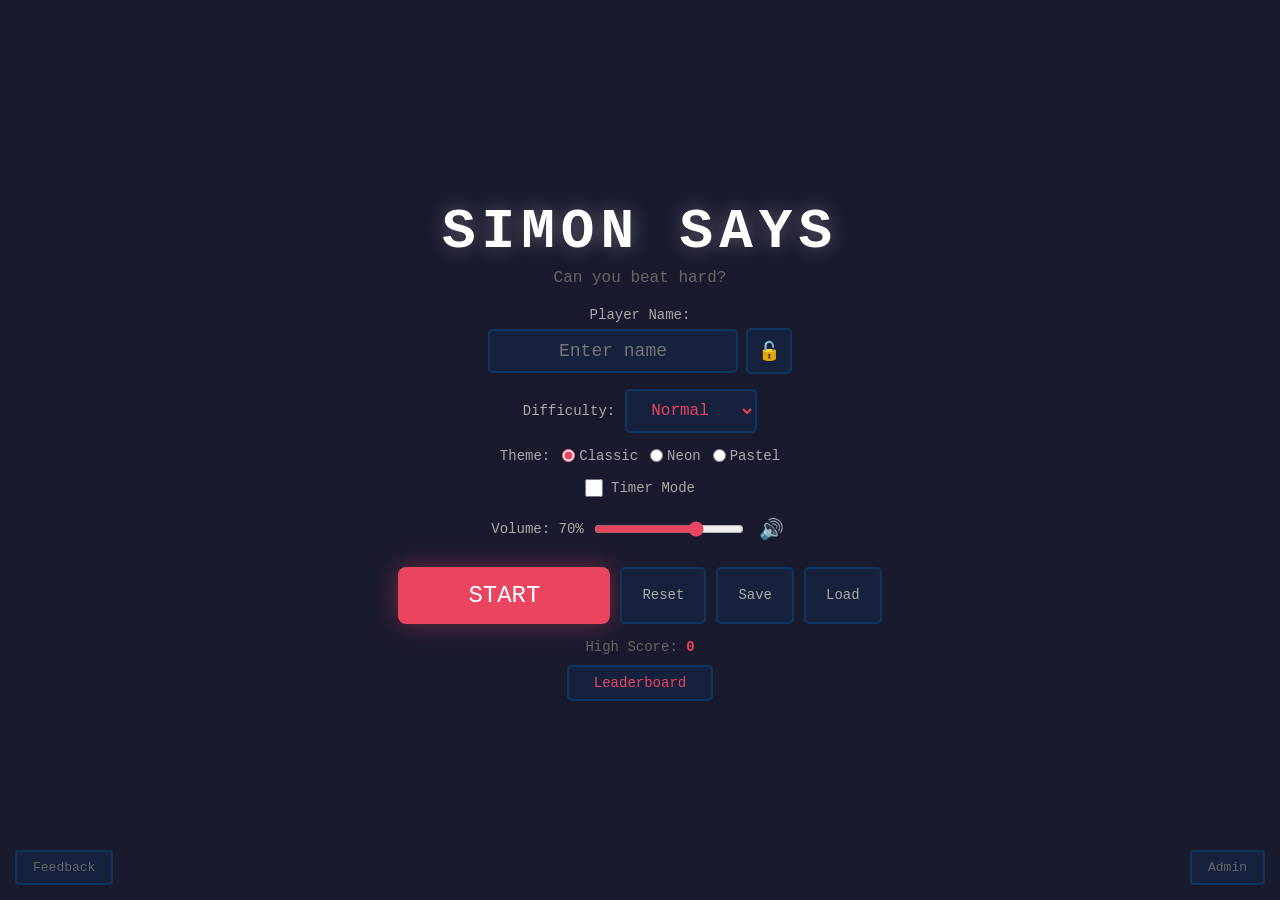
<file: index.html>
<!DOCTYPE html>
<html lang="en">
<head>
    <meta charset="UTF-8">
    <meta name="viewport" content="width=device-width, initial-scale=1.0">
    <title>Simon Says - Launcher</title>
    <link rel="stylesheet" href="styles.css">
</head>
<body>
    <div id="game-container">
        <div id="menu">
            <h1 id="title">SIMON SAYS</h1>
            <p id="subtitle">Test your memory...</p>

            <!-- Text input: Player name -->
            <div id="name-section">
                <label for="player-name">Player Name:</label>
                <div id="name-row">
                    <input type="text" id="player-name" maxlength="15" placeholder="Enter name">
                    <button id="lock-btn">🔓</button>
                </div>
                <div id="password-section" style="display: none;">
                    <input type="password" id="password-input" maxlength="20" placeholder="Set a password">
                    <button id="save-password">Save</button>
                </div>
            </div>

            <!-- Dropdown: Difficulty -->
            <div id="settings-row">
                <label for="difficulty-select">Difficulty:</label>
                <select id="difficulty-select">
                    <option value="easy">Easy</option>
                    <option value="normal" selected>Normal</option>
                    <option value="hard">Hard</option>
                    <option value="special">Special</option>
                </select>
            </div>

            <!-- Radio buttons: Color scheme -->
            <div id="color-scheme-selector">
                <span id="scheme-label">Theme:</span>
                <label class="radio-label"><input type="radio" name="scheme" value="classic" checked> Classic</label>
                <label class="radio-label"><input type="radio" name="scheme" value="neon"> Neon</label>
                <label class="radio-label"><input type="radio" name="scheme" value="pastel"> Pastel</label>
            </div>

            <!-- Checkbox: Timer mode -->
            <div id="mode-selector">
                <label class="mode-toggle">
                    <input type="checkbox" id="timer-toggle">
                    <span id="toggle-label">Timer Mode</span>
                </label>
            </div>

            <!-- Volume -->
            <div id="volume-section">
                <label>Volume: <span id="volume-label">70%</span></label>
                <input type="range" id="volume-slider" min="0" max="100" value="70">
                <button id="mute-btn">🔊</button>
            </div>

            <!-- Buttons: Start, Reset, Save, Load -->
            <div id="action-buttons">
                <button id="start-btn">START</button>
                <button id="reset-settings-btn">Reset</button>
                <button id="save-settings-btn">Save</button>
                <button id="load-settings-btn">Load</button>
            </div>

            <div id="score-section">
                <p id="high-score">High Score: <span id="high-score-value">0</span></p>
                <button id="leaderboard-btn">Leaderboard</button>
            </div>
        </div>

        <!-- Leaderboard -->
        <div id="leaderboard-modal" style="display: none;">
            <div id="leaderboard-content">
                <h2>Leaderboard</h2>
                <div id="leaderboard-tabs">
                    <button class="lb-tab" data-lb-difficulty="easy">Easy</button>
                    <button class="lb-tab" data-lb-difficulty="normal">Normal</button>
                    <button class="lb-tab" data-lb-difficulty="hard">Hard</button>
                    <button class="lb-tab" data-lb-difficulty="special">Special</button>
                </div>
                <div id="leaderboard-entries"></div>
                <button id="close-leaderboard">Close</button>
            </div>
        </div>

        <!-- Feedback Button -->
        <button id="feedback-btn">Feedback</button>

        <!-- Feedback Modal -->
        <div id="feedback-modal" style="display: none;">
            <div id="feedback-content">
                <h2>Send Feedback</h2>
                <form id="feedback-form">
                    <label for="feedback-name">Your Name:</label>
                    <input type="text" id="feedback-name" maxlength="15" placeholder="Enter name">
                    <label for="feedback-text">Feedback:</label>
                    <textarea id="feedback-text" rows="4" placeholder="Tell us what you think..."></textarea>
                </form>
                <div id="feedback-buttons">
                    <button id="submit-feedback">Submit</button>
                    <button id="close-feedback">Cancel</button>
                </div>
            </div>
        </div>

        <!-- Admin Button -->
        <button id="admin-btn">Admin</button>

        <!-- Admin Login Modal -->
        <div id="admin-login-modal" style="display: none;">
            <div id="admin-login-content">
                <h2>Admin Login</h2>
                <input type="text" id="admin-username" placeholder="Username">
                <input type="password" id="admin-password" placeholder="Password">
                <div id="admin-login-buttons">
                    <button id="admin-login-btn">Login</button>
                    <button id="close-admin-login">Cancel</button>
                </div>
            </div>
        </div>

        <!-- Admin Panel -->
        <div id="admin-panel" style="display: none;">
            <div id="admin-content">
                <h2>Admin Panel</h2>
                <div id="admin-tabs">
                    <button class="admin-tab active" data-admin-tab="leaderboard">Leaderboard</button>
                    <button class="admin-tab" data-admin-tab="feedback">Feedback</button>
                </div>
                <div id="admin-leaderboard-view">
                    <div id="admin-lb-tabs">
                        <button class="admin-lb-tab" data-admin-lb="easy">Easy</button>
                        <button class="admin-lb-tab" data-admin-lb="normal">Normal</button>
                        <button class="admin-lb-tab" data-admin-lb="hard">Hard</button>
                        <button class="admin-lb-tab" data-admin-lb="special">Special</button>
                    </div>
                    <div id="admin-lb-entries"></div>
                </div>
                <div id="admin-feedback-view" style="display: none;"></div>
                <button id="admin-logout-btn">Logout</button>
            </div>
        </div>
    </div>

    <script src="launcher.js"></script>
</body>
</html>
</file>
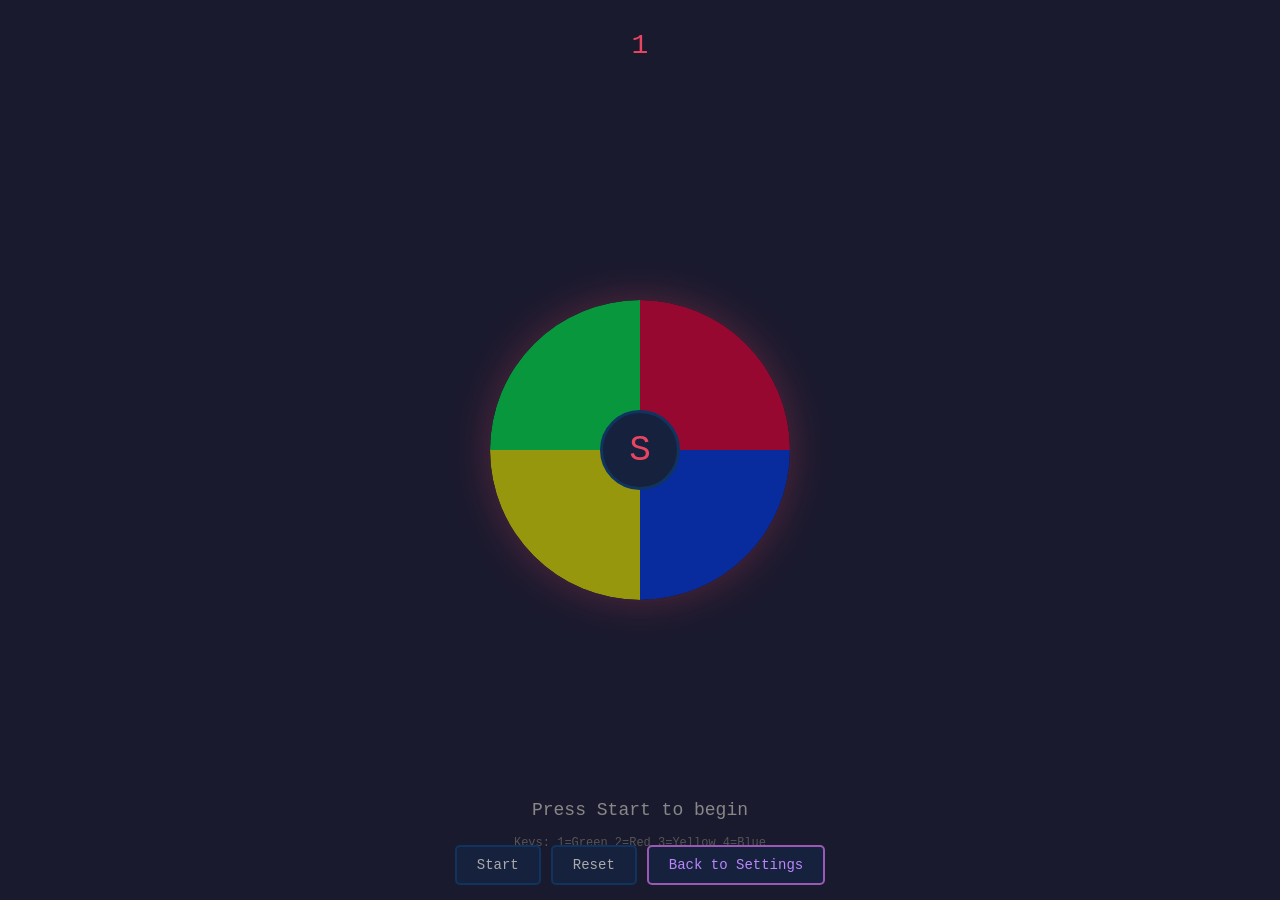
<file: game.html>
<!DOCTYPE html>
<html lang="en">
<head>
    <meta charset="UTF-8">
    <meta name="viewport" content="width=device-width, initial-scale=1.0">
    <title>Simon Says - Game</title>
    <link rel="stylesheet" href="styles.css">
</head>
<body>
    <div id="game-container">
        <div id="game-area">
            <div id="sequence-display">
                <span id="sequence-number">1</span>
            </div>
            <div id="timer-display" style="display: none;">
                <span id="timer-value">0</span>
                <span id="timer-unit">s</span>
            </div>
            <div id="simon">
                <div class="simon-segment green" data-color="green"></div>
                <div class="simon-segment red" data-color="red"></div>
                <div class="simon-segment yellow" data-color="yellow"></div>
                <div class="simon-segment blue" data-color="blue"></div>
                <div class="simon-segment orange" data-color="orange"></div>
                <div class="simon-segment purple" data-color="purple"></div>
                <div id="simon-center">S</div>
            </div>
            <div id="key-hint">Keys: 1=Green 2=Red 3=Yellow 4=Blue <span id="special-keys" style="display:none;">5=Orange 6=Purple</span></div>
            <div id="game-status">Watch the sequence...</div>

            <div id="game-buttons">
                <button id="game-start-btn">Start</button>
                <button id="game-reset-btn">Reset</button>
                <button id="back-btn">Back to Settings</button>
            </div>
        </div>

        <div id="game-over" style="display: none;">
            <h2 id="death-message">Game Over</h2>
            <p id="final-score"></p>
            <button id="back-menu-btn">Back to Settings</button>
        </div>
    </div>

    <script src="game.js"></script>
</body>
</html>
</file>
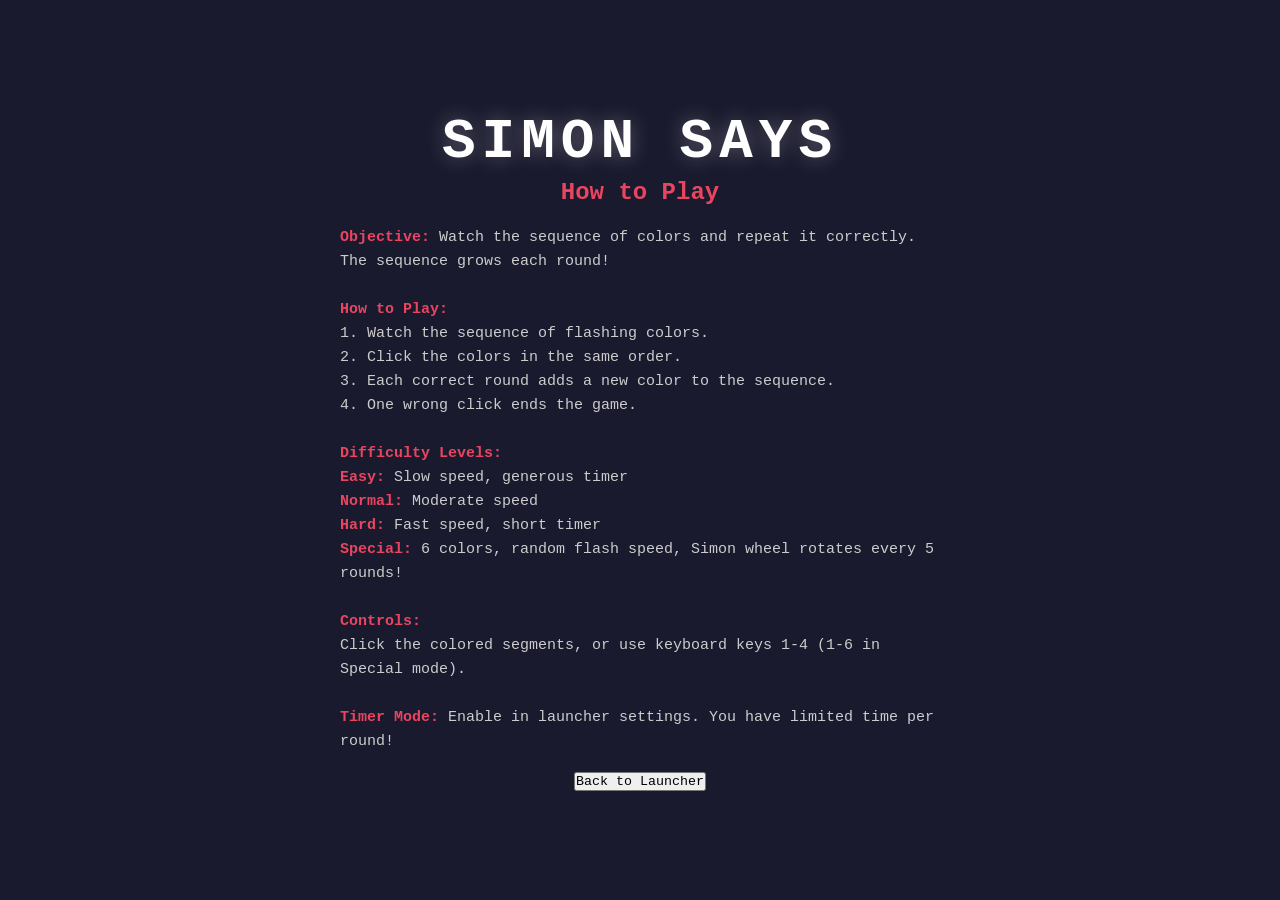
<file: instructions.html>
<!DOCTYPE html>
<html lang="en">
<head>
    <meta charset="UTF-8">
    <meta name="viewport" content="width=device-width, initial-scale=1.0">
    <title>Simon Says - Instructions</title>
    <link rel="stylesheet" href="styles.css">
</head>
<body>
    <div id="game-container">
        <div id="menu" style="max-width: 600px;">
            <h1 id="title">SIMON SAYS</h1>
            <h2 style="color: #e94560; margin-bottom: 20px;">How to Play</h2>
            <div id="instructions-text">
                <p><strong>Objective:</strong> Watch the sequence of colors and repeat it correctly. The sequence grows each round!</p>
                <br>
                <p><strong>How to Play:</strong></p>
                <p>1. Watch the sequence of flashing colors.</p>
                <p>2. Click the colors in the same order.</p>
                <p>3. Each correct round adds a new color to the sequence.</p>
                <p>4. One wrong click ends the game.</p>
                <br>
                <p><strong>Difficulty Levels:</strong></p>
                <p><strong>Easy:</strong> Slow speed, generous timer</p>
                <p><strong>Normal:</strong> Moderate speed</p>
                <p><strong>Hard:</strong> Fast speed, short timer</p>
                <p><strong>Special:</strong> 6 colors, random flash speed, Simon wheel rotates every 5 rounds!</p>
                <br>
                <p><strong>Controls:</strong></p>
                <p>Click the colored segments, or use keyboard keys 1-4 (1-6 in Special mode).</p>
                <br>
                <p><strong>Timer Mode:</strong> Enable in launcher settings. You have limited time per round!</p>
            </div>
            <br>
            <button id="back-to-launcher-btn">Back to Launcher</button>
        </div>
    </div>
    <script>
        document.getElementById('back-to-launcher-btn').addEventListener('click', () => {
            window.close();
        });
    </script>
</body>
</html>
</file>
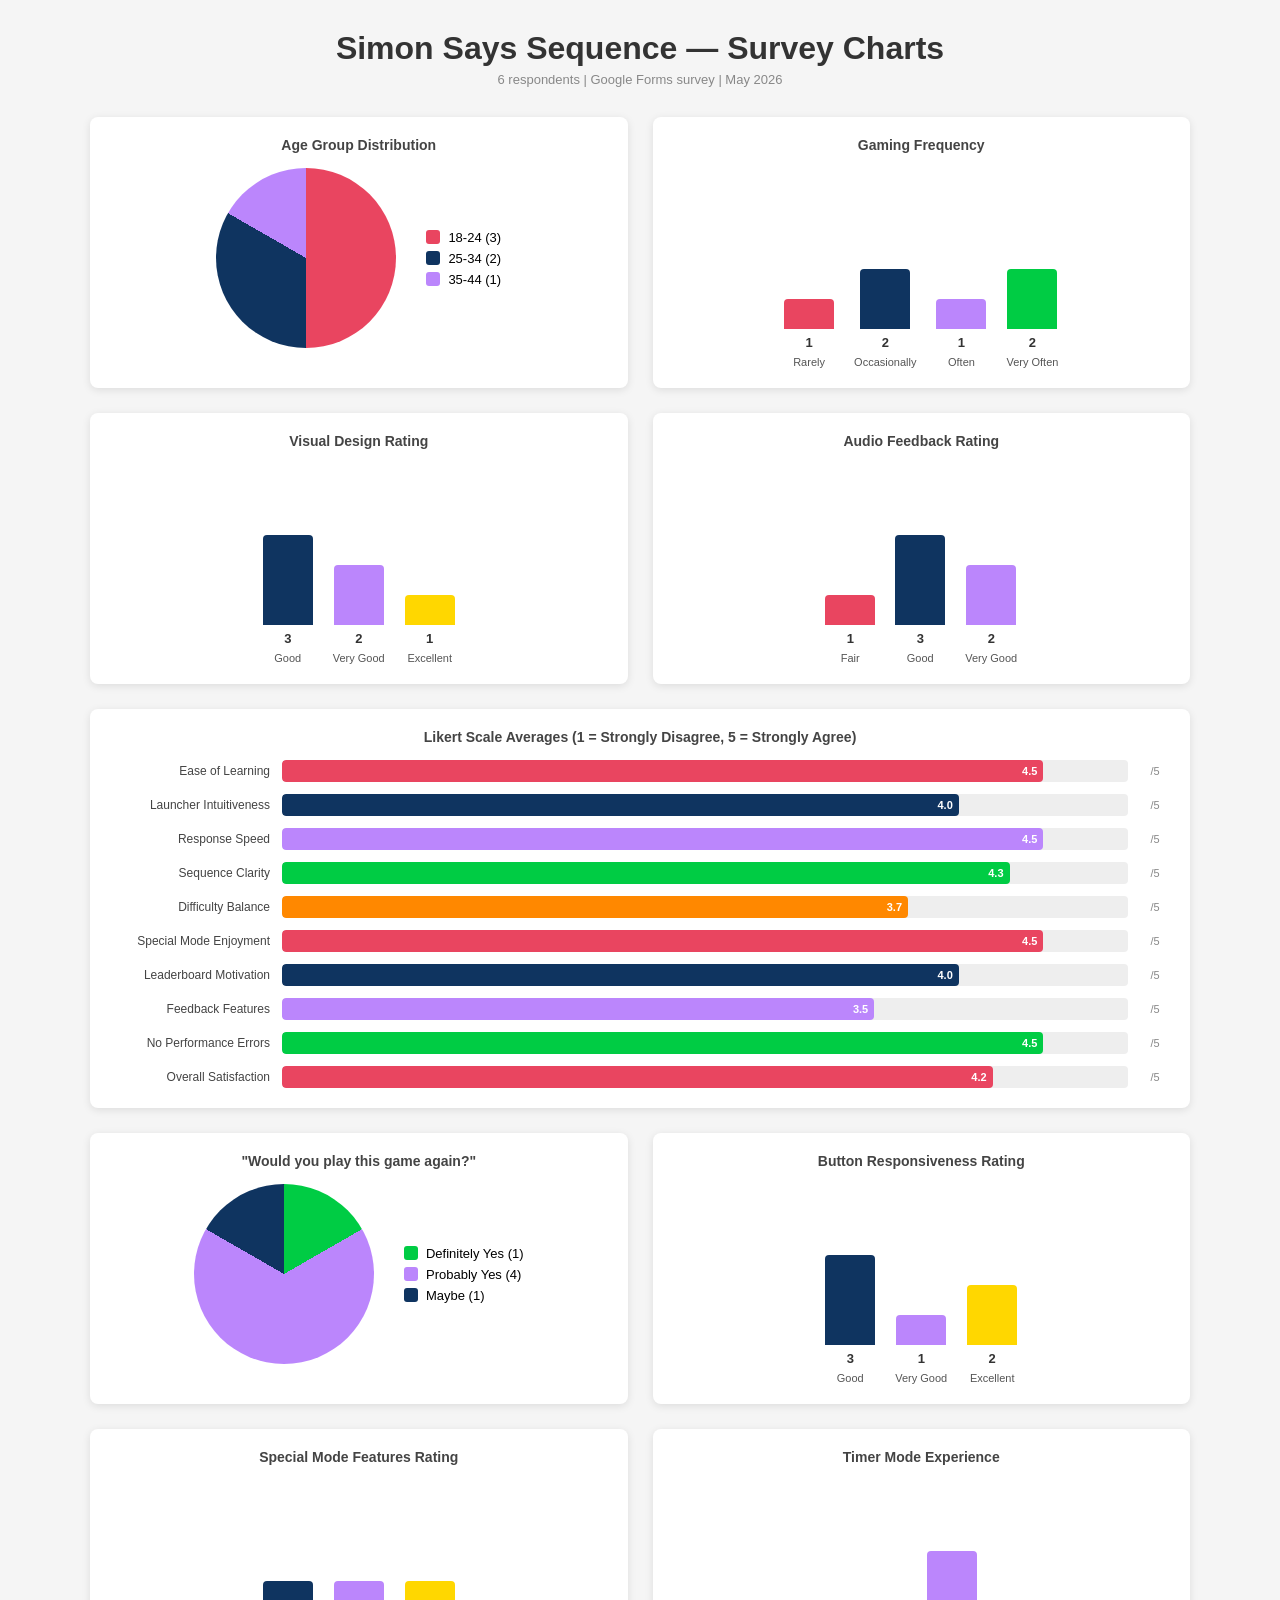
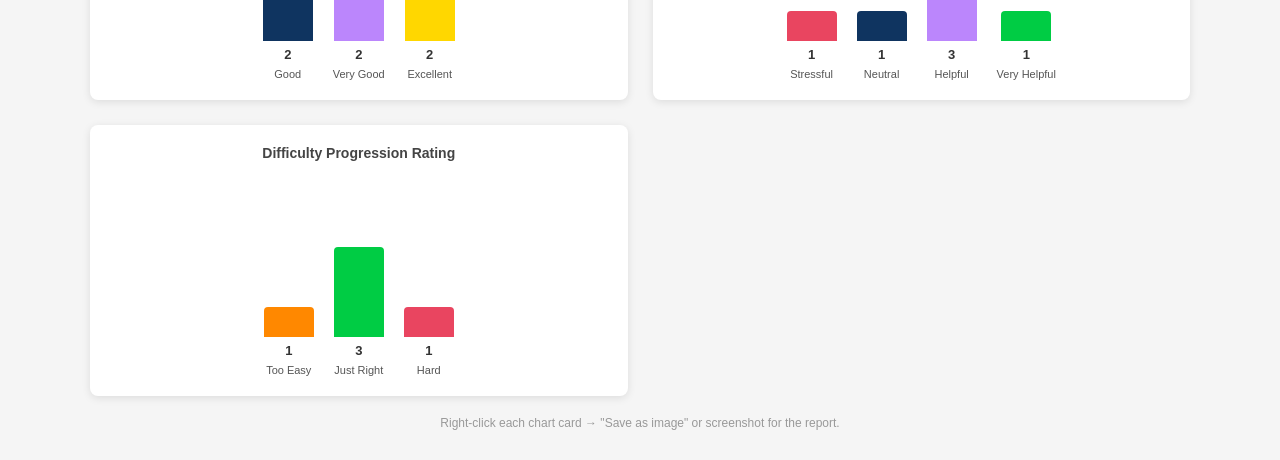
<file: survey_charts.html>
<!DOCTYPE html>
<html lang="en">
<head>
    <meta charset="UTF-8">
    <meta name="viewport" content="width=device-width, initial-scale=1.0">
    <title>Survey Charts - Simon Says</title>
    <style>
        * { margin: 0; padding: 0; box-sizing: border-box; }
        body {
            font-family: Arial, sans-serif;
            background: #f5f5f5;
            padding: 30px;
        }
        h1 { text-align: center; margin-bottom: 5px; color: #333; }
        .subtitle { text-align: center; margin-bottom: 30px; color: #888; font-size: 13px; }
        .chart-grid {
            display: grid;
            grid-template-columns: 1fr 1fr;
            gap: 25px;
            max-width: 1100px;
            margin: 0 auto;
        }
        .chart-card {
            background: #fff;
            border-radius: 8px;
            padding: 20px;
            box-shadow: 0 2px 8px rgba(0,0,0,0.1);
            page-break-inside: avoid;
        }
        .chart-card h3 {
            text-align: center;
            margin-bottom: 15px;
            color: #444;
            font-size: 14px;
        }
        .chart-card.full { grid-column: 1 / -1; }
        
        /* Bar chart styles */
        .bar-chart { display: flex; justify-content: center; align-items: flex-end; gap: 20px; min-height: 200px; padding-top: 10px; }
        .bar-group { display: flex; flex-direction: column; align-items: center; gap: 6px; }
        .bar { width: 50px; border-radius: 4px 4px 0 0; min-height: 4px; transition: none; position: relative; }
        .bar-label { font-size: 11px; color: #555; text-align: center; max-width: 80px; }
        .bar-count { font-size: 13px; font-weight: bold; color: #333; }
        .bar-value { position: absolute; top: -20px; left: 50%; transform: translateX(-50%); font-size: 12px; font-weight: bold; color: #333; display: none; }

        /* Likert horizontal bars */
        .likert-chart { display: flex; flex-direction: column; gap: 12px; }
        .likert-row { display: flex; align-items: center; gap: 12px; }
        .likert-label { width: 160px; font-size: 12px; color: #444; text-align: right; flex-shrink: 0; }
        .likert-bar-bg { flex: 1; height: 22px; background: #eee; border-radius: 4px; position: relative; overflow: hidden; }
        .likert-bar-fill { height: 100%; border-radius: 4px; display: flex; align-items: center; justify-content: flex-end; padding-right: 6px; font-size: 11px; font-weight: bold; color: #fff; min-width: 30px; }
        .likert-scale { width: 30px; text-align: center; font-size: 11px; color: #888; }

        /* Pie chart using conic-gradient */
        .pie-chart { display: flex; align-items: center; justify-content: center; gap: 30px; }
        .pie { width: 180px; height: 180px; border-radius: 50%; flex-shrink: 0; }
        .pie-legend { display: flex; flex-direction: column; gap: 6px; font-size: 13px; }
        .pie-legend-item { display: flex; align-items: center; gap: 8px; }
        .pie-legend-color { width: 14px; height: 14px; border-radius: 3px; flex-shrink: 0; }

        /* Simple stat card */
        .stat-row { display: flex; gap: 8px; justify-content: center; flex-wrap: wrap; }
        .stat-card { background: #f0f0f0; border-radius: 6px; padding: 12px 18px; text-align: center; min-width: 90px; }
        .stat-card .num { font-size: 24px; font-weight: bold; color: #e94560; }
        .stat-card .lbl { font-size: 11px; color: #666; }

        @media (max-width: 768px) {
            .chart-grid { grid-template-columns: 1fr; }
            .pie-chart { flex-direction: column; }
            .likert-label { width: 100px; }
        }

        @media print {
            body { padding: 0; background: #fff; }
            .chart-card { break-inside: avoid; }
        }
    </style>
</head>
<body>
    <h1>Simon Says Sequence — Survey Charts</h1>
    <p class="subtitle">6 respondents | Google Forms survey | May 2026</p>

    <div class="chart-grid">

        <!-- Chart 1: Age Group (pie) -->
        <div class="chart-card">
            <h3>Age Group Distribution</h3>
            <div class="pie-chart">
                <div class="pie" style="background: conic-gradient(#e94560 0% 50%, #0f3460 50% 83.3%, #bb86fc 83.3% 100%);"></div>
                <div class="pie-legend">
                    <div class="pie-legend-item"><span class="pie-legend-color" style="background:#e94560;"></span> 18-24 (3)</div>
                    <div class="pie-legend-item"><span class="pie-legend-color" style="background:#0f3460;"></span> 25-34 (2)</div>
                    <div class="pie-legend-item"><span class="pie-legend-color" style="background:#bb86fc;"></span> 35-44 (1)</div>
                </div>
            </div>
        </div>

        <!-- Chart 2: Gaming Frequency (bar) -->
        <div class="chart-card">
            <h3>Gaming Frequency</h3>
            <div class="bar-chart">
                <div class="bar-group"><div class="bar" style="height:30px;background:#e94560;"></div><span class="bar-count">1</span><span class="bar-label">Rarely</span></div>
                <div class="bar-group"><div class="bar" style="height:60px;background:#0f3460;"></div><span class="bar-count">2</span><span class="bar-label">Occasionally</span></div>
                <div class="bar-group"><div class="bar" style="height:30px;background:#bb86fc;"></div><span class="bar-count">1</span><span class="bar-label">Often</span></div>
                <div class="bar-group"><div class="bar" style="height:60px;background:#00cc44;"></div><span class="bar-count">2</span><span class="bar-label">Very Often</span></div>
            </div>
        </div>

        <!-- Chart 3: Visual Design Rating (bar) -->
        <div class="chart-card">
            <h3>Visual Design Rating</h3>
            <div class="bar-chart">
                <div class="bar-group"><div class="bar" style="height:90px;background:#0f3460;"></div><span class="bar-count">3</span><span class="bar-label">Good</span></div>
                <div class="bar-group"><div class="bar" style="height:60px;background:#bb86fc;"></div><span class="bar-count">2</span><span class="bar-label">Very Good</span></div>
                <div class="bar-group"><div class="bar" style="height:30px;background:#ffd700;"></div><span class="bar-count">1</span><span class="bar-label">Excellent</span></div>
            </div>
        </div>

        <!-- Chart 4: Audio Feedback (bar) -->
        <div class="chart-card">
            <h3>Audio Feedback Rating</h3>
            <div class="bar-chart">
                <div class="bar-group"><div class="bar" style="height:30px;background:#e94560;"></div><span class="bar-count">1</span><span class="bar-label">Fair</span></div>
                <div class="bar-group"><div class="bar" style="height:90px;background:#0f3460;"></div><span class="bar-count">3</span><span class="bar-label">Good</span></div>
                <div class="bar-group"><div class="bar" style="height:60px;background:#bb86fc;"></div><span class="bar-count">2</span><span class="bar-label">Very Good</span></div>
            </div>
        </div>

        <!-- Chart 5: Likert Scale Averages (horizontal bars) -->
        <div class="chart-card full">
            <h3>Likert Scale Averages (1 = Strongly Disagree, 5 = Strongly Agree)</h3>
            <div class="likert-chart">
                <div class="likert-row"><span class="likert-label">Ease of Learning</span><div class="likert-bar-bg"><div class="likert-bar-fill" style="width:90%;background:#e94560;">4.5</div></div><span class="likert-scale">/5</span></div>
                <div class="likert-row"><span class="likert-label">Launcher Intuitiveness</span><div class="likert-bar-bg"><div class="likert-bar-fill" style="width:80%;background:#0f3460;">4.0</div></div><span class="likert-scale">/5</span></div>
                <div class="likert-row"><span class="likert-label">Response Speed</span><div class="likert-bar-bg"><div class="likert-bar-fill" style="width:90%;background:#bb86fc;">4.5</div></div><span class="likert-scale">/5</span></div>
                <div class="likert-row"><span class="likert-label">Sequence Clarity</span><div class="likert-bar-bg"><div class="likert-bar-fill" style="width:86%;background:#00cc44;">4.3</div></div><span class="likert-scale">/5</span></div>
                <div class="likert-row"><span class="likert-label">Difficulty Balance</span><div class="likert-bar-bg"><div class="likert-bar-fill" style="width:74%;background:#ff8800;">3.7</div></div><span class="likert-scale">/5</span></div>
                <div class="likert-row"><span class="likert-label">Special Mode Enjoyment</span><div class="likert-bar-bg"><div class="likert-bar-fill" style="width:90%;background:#e94560;">4.5</div></div><span class="likert-scale">/5</span></div>
                <div class="likert-row"><span class="likert-label">Leaderboard Motivation</span><div class="likert-bar-bg"><div class="likert-bar-fill" style="width:80%;background:#0f3460;">4.0</div></div><span class="likert-scale">/5</span></div>
                <div class="likert-row"><span class="likert-label">Feedback Features</span><div class="likert-bar-bg"><div class="likert-bar-fill" style="width:70%;background:#bb86fc;">3.5</div></div><span class="likert-scale">/5</span></div>
                <div class="likert-row"><span class="likert-label">No Performance Errors</span><div class="likert-bar-bg"><div class="likert-bar-fill" style="width:90%;background:#00cc44;">4.5</div></div><span class="likert-scale">/5</span></div>
                <div class="likert-row"><span class="likert-label">Overall Satisfaction</span><div class="likert-bar-bg"><div class="likert-bar-fill" style="width:84%;background:#e94560;">4.2</div></div><span class="likert-scale">/5</span></div>
            </div>
        </div>

        <!-- Chart 6: Would Play Again (pie) -->
        <div class="chart-card">
            <h3>"Would you play this game again?"</h3>
            <div class="pie-chart">
                <div class="pie" style="background: conic-gradient(#00cc44 0% 16.7%, #bb86fc 16.7% 83.3%, #0f3460 83.3% 100%);"></div>
                <div class="pie-legend">
                    <div class="pie-legend-item"><span class="pie-legend-color" style="background:#00cc44;"></span> Definitely Yes (1)</div>
                    <div class="pie-legend-item"><span class="pie-legend-color" style="background:#bb86fc;"></span> Probably Yes (4)</div>
                    <div class="pie-legend-item"><span class="pie-legend-color" style="background:#0f3460;"></span> Maybe (1)</div>
                </div>
            </div>
        </div>

        <!-- Chart 7: Button Responsiveness (bar) -->
        <div class="chart-card">
            <h3>Button Responsiveness Rating</h3>
            <div class="bar-chart">
                <div class="bar-group"><div class="bar" style="height:90px;background:#0f3460;"></div><span class="bar-count">3</span><span class="bar-label">Good</span></div>
                <div class="bar-group"><div class="bar" style="height:30px;background:#bb86fc;"></div><span class="bar-count">1</span><span class="bar-label">Very Good</span></div>
                <div class="bar-group"><div class="bar" style="height:60px;background:#ffd700;"></div><span class="bar-count">2</span><span class="bar-label">Excellent</span></div>
            </div>
        </div>

        <!-- Chart 8: Special Mode Features (bar) -->
        <div class="chart-card">
            <h3>Special Mode Features Rating</h3>
            <div class="bar-chart">
                <div class="bar-group"><div class="bar" style="height:60px;background:#0f3460;"></div><span class="bar-count">2</span><span class="bar-label">Good</span></div>
                <div class="bar-group"><div class="bar" style="height:60px;background:#bb86fc;"></div><span class="bar-count">2</span><span class="bar-label">Very Good</span></div>
                <div class="bar-group"><div class="bar" style="height:60px;background:#ffd700;"></div><span class="bar-count">2</span><span class="bar-label">Excellent</span></div>
            </div>
        </div>

        <!-- Chart 9: Timer Mode Experience (bar) -->
        <div class="chart-card">
            <h3>Timer Mode Experience</h3>
            <div class="bar-chart">
                <div class="bar-group"><div class="bar" style="height:30px;background:#e94560;"></div><span class="bar-count">1</span><span class="bar-label">Stressful</span></div>
                <div class="bar-group"><div class="bar" style="height:30px;background:#0f3460;"></div><span class="bar-count">1</span><span class="bar-label">Neutral</span></div>
                <div class="bar-group"><div class="bar" style="height:90px;background:#bb86fc;"></div><span class="bar-count">3</span><span class="bar-label">Helpful</span></div>
                <div class="bar-group"><div class="bar" style="height:30px;background:#00cc44;"></div><span class="bar-count">1</span><span class="bar-label">Very Helpful</span></div>
            </div>
        </div>

        <!-- Chart 10: Difficulty Progression (bar) -->
        <div class="chart-card">
            <h3>Difficulty Progression Rating</h3>
            <div class="bar-chart">
                <div class="bar-group"><div class="bar" style="height:30px;background:#ff8800;"></div><span class="bar-count">1</span><span class="bar-label">Too Easy</span></div>
                <div class="bar-group"><div class="bar" style="height:90px;background:#00cc44;"></div><span class="bar-count">3</span><span class="bar-label">Just Right</span></div>
                <div class="bar-group"><div class="bar" style="height:30px;background:#e94560;"></div><span class="bar-count">1</span><span class="bar-label">Hard</span></div>
            </div>
        </div>

    </div>

    <p style="text-align:center;margin-top:20px;color:#999;font-size:12px;">
        Right-click each chart card → "Save as image" or screenshot for the report.
    </p>
</body>
</html>
</file>
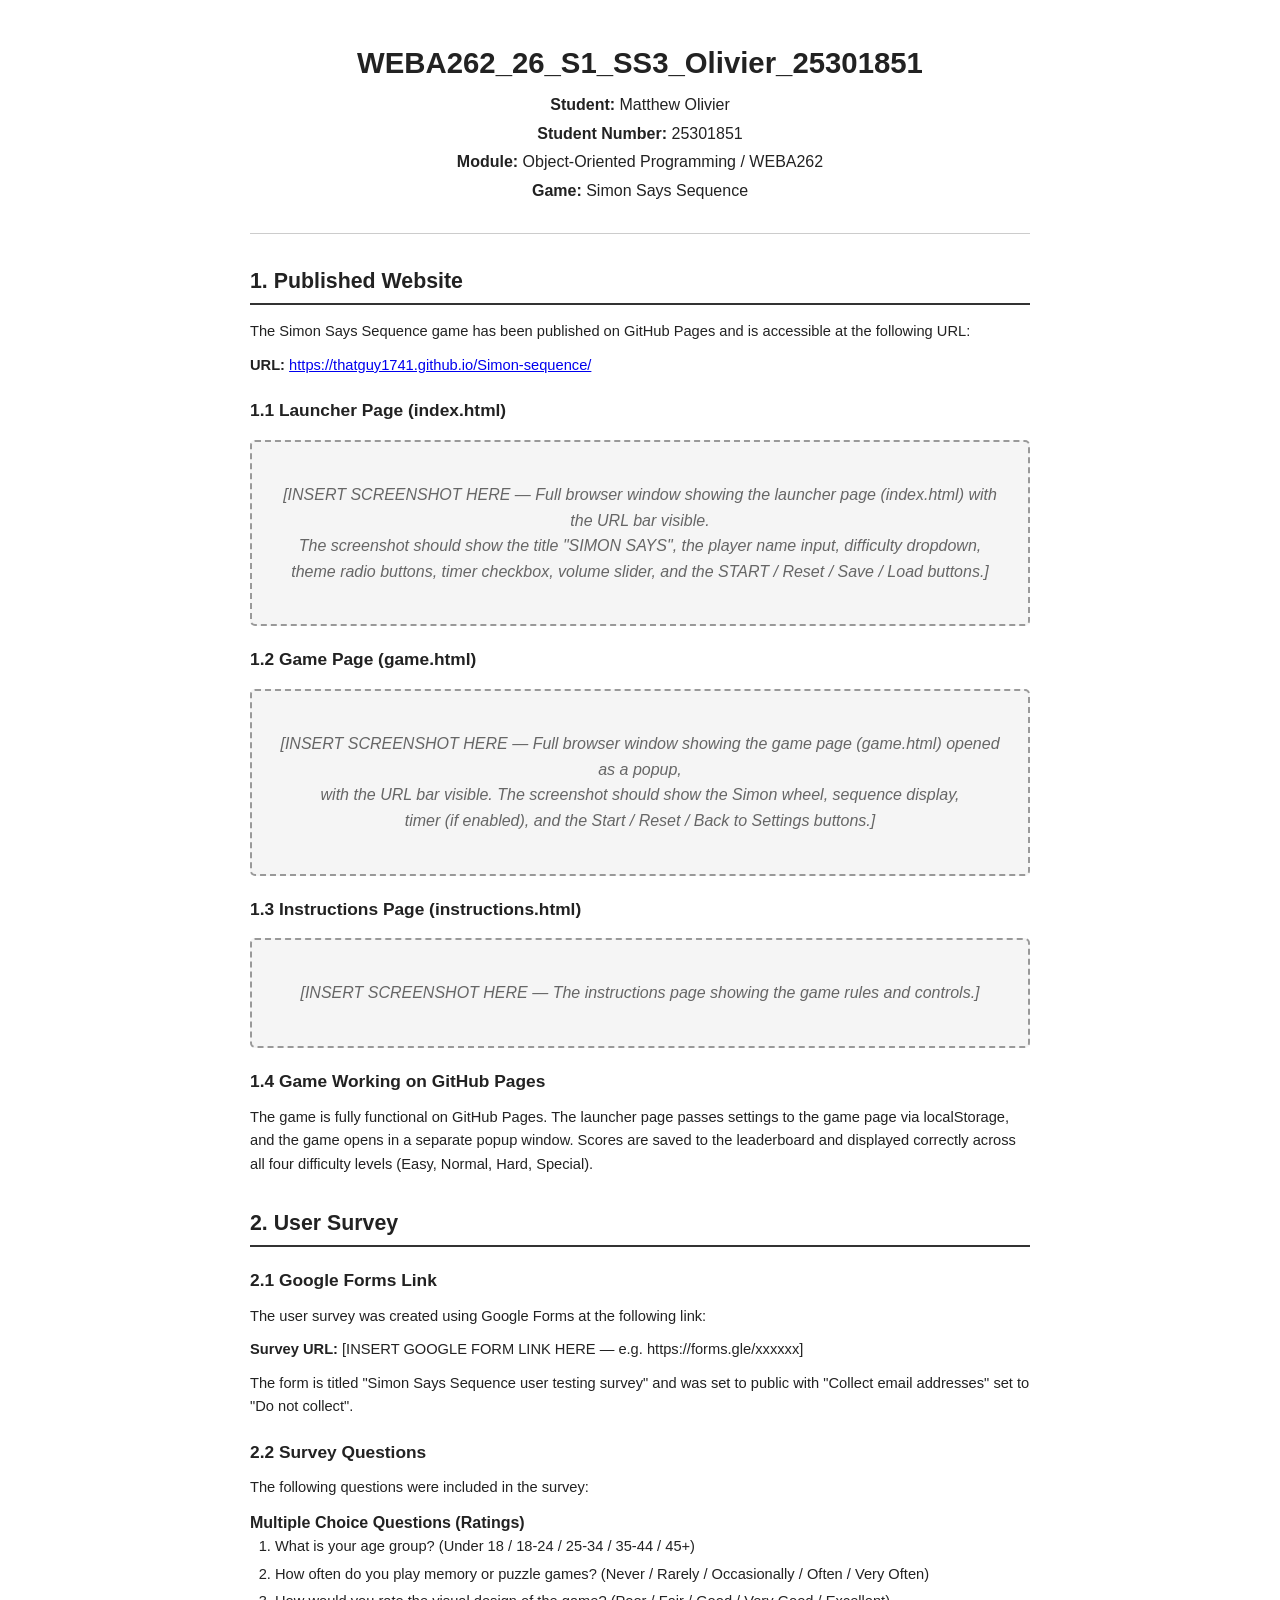
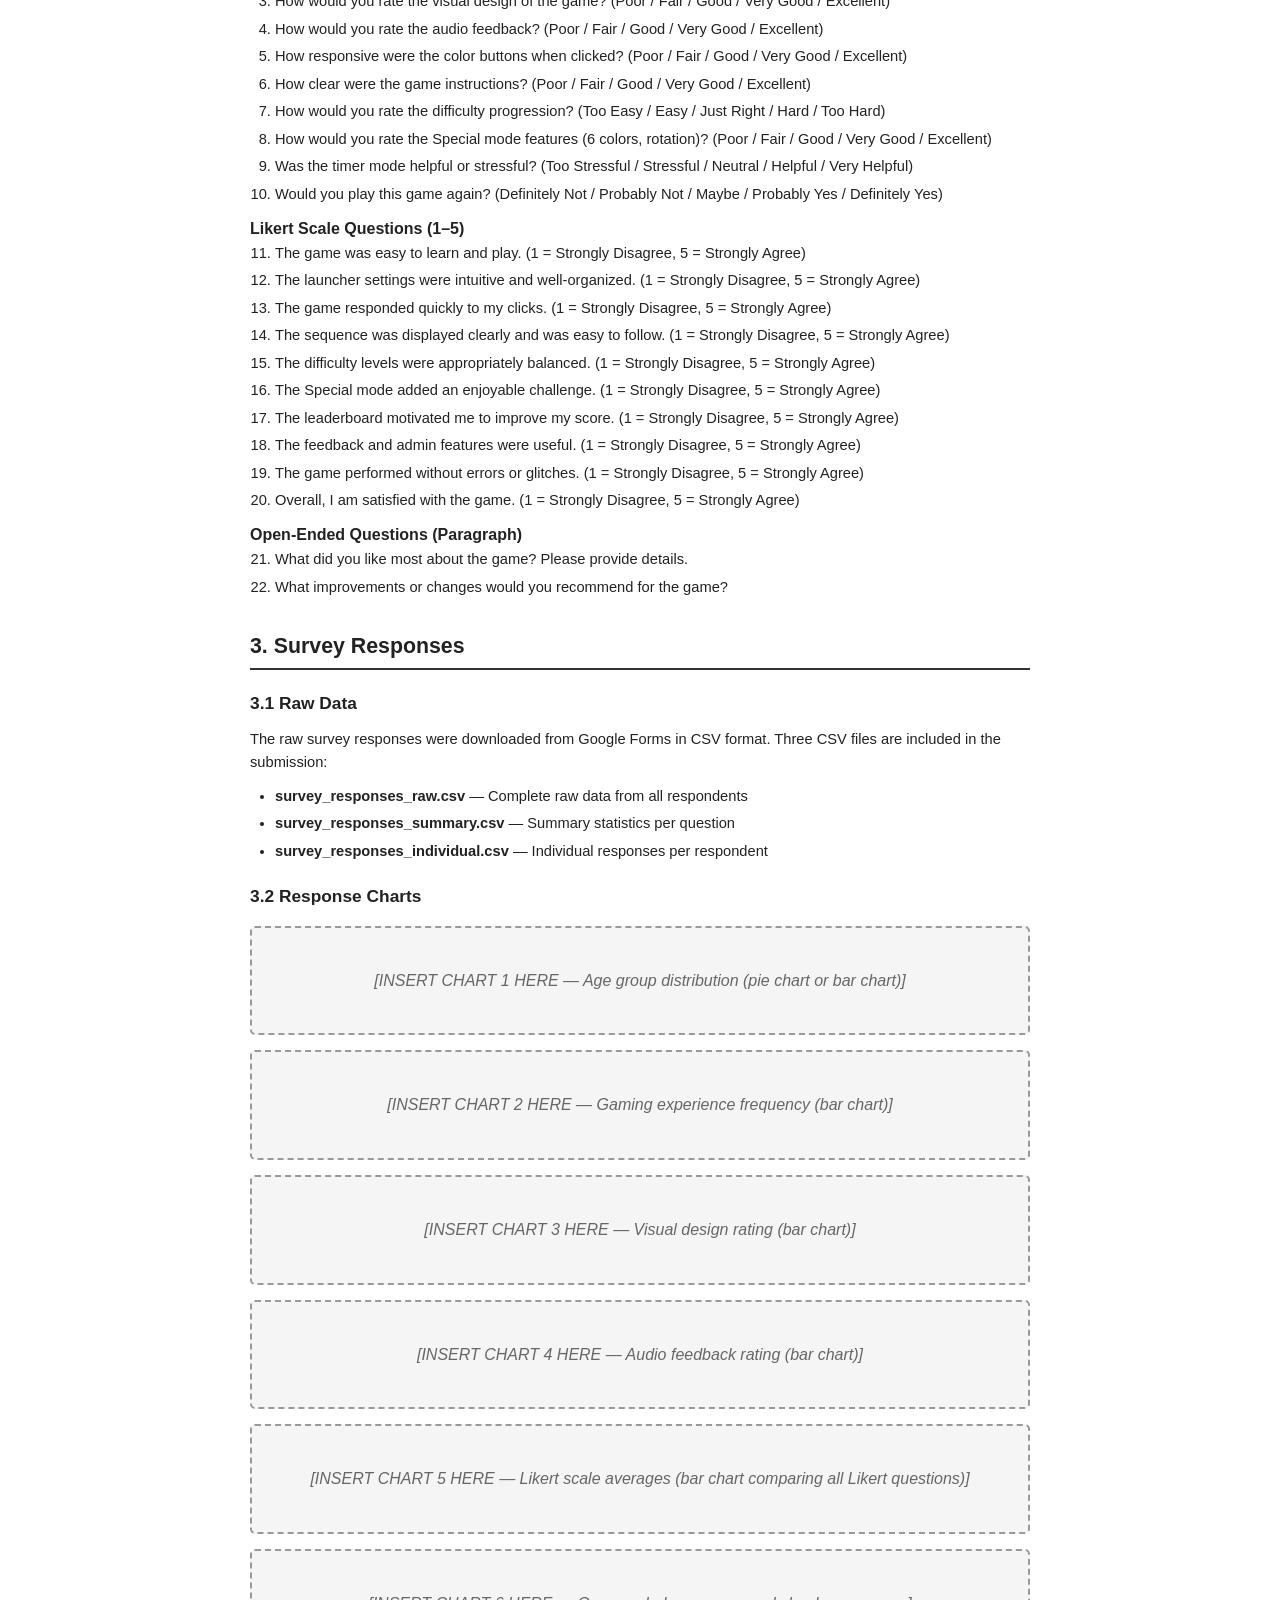
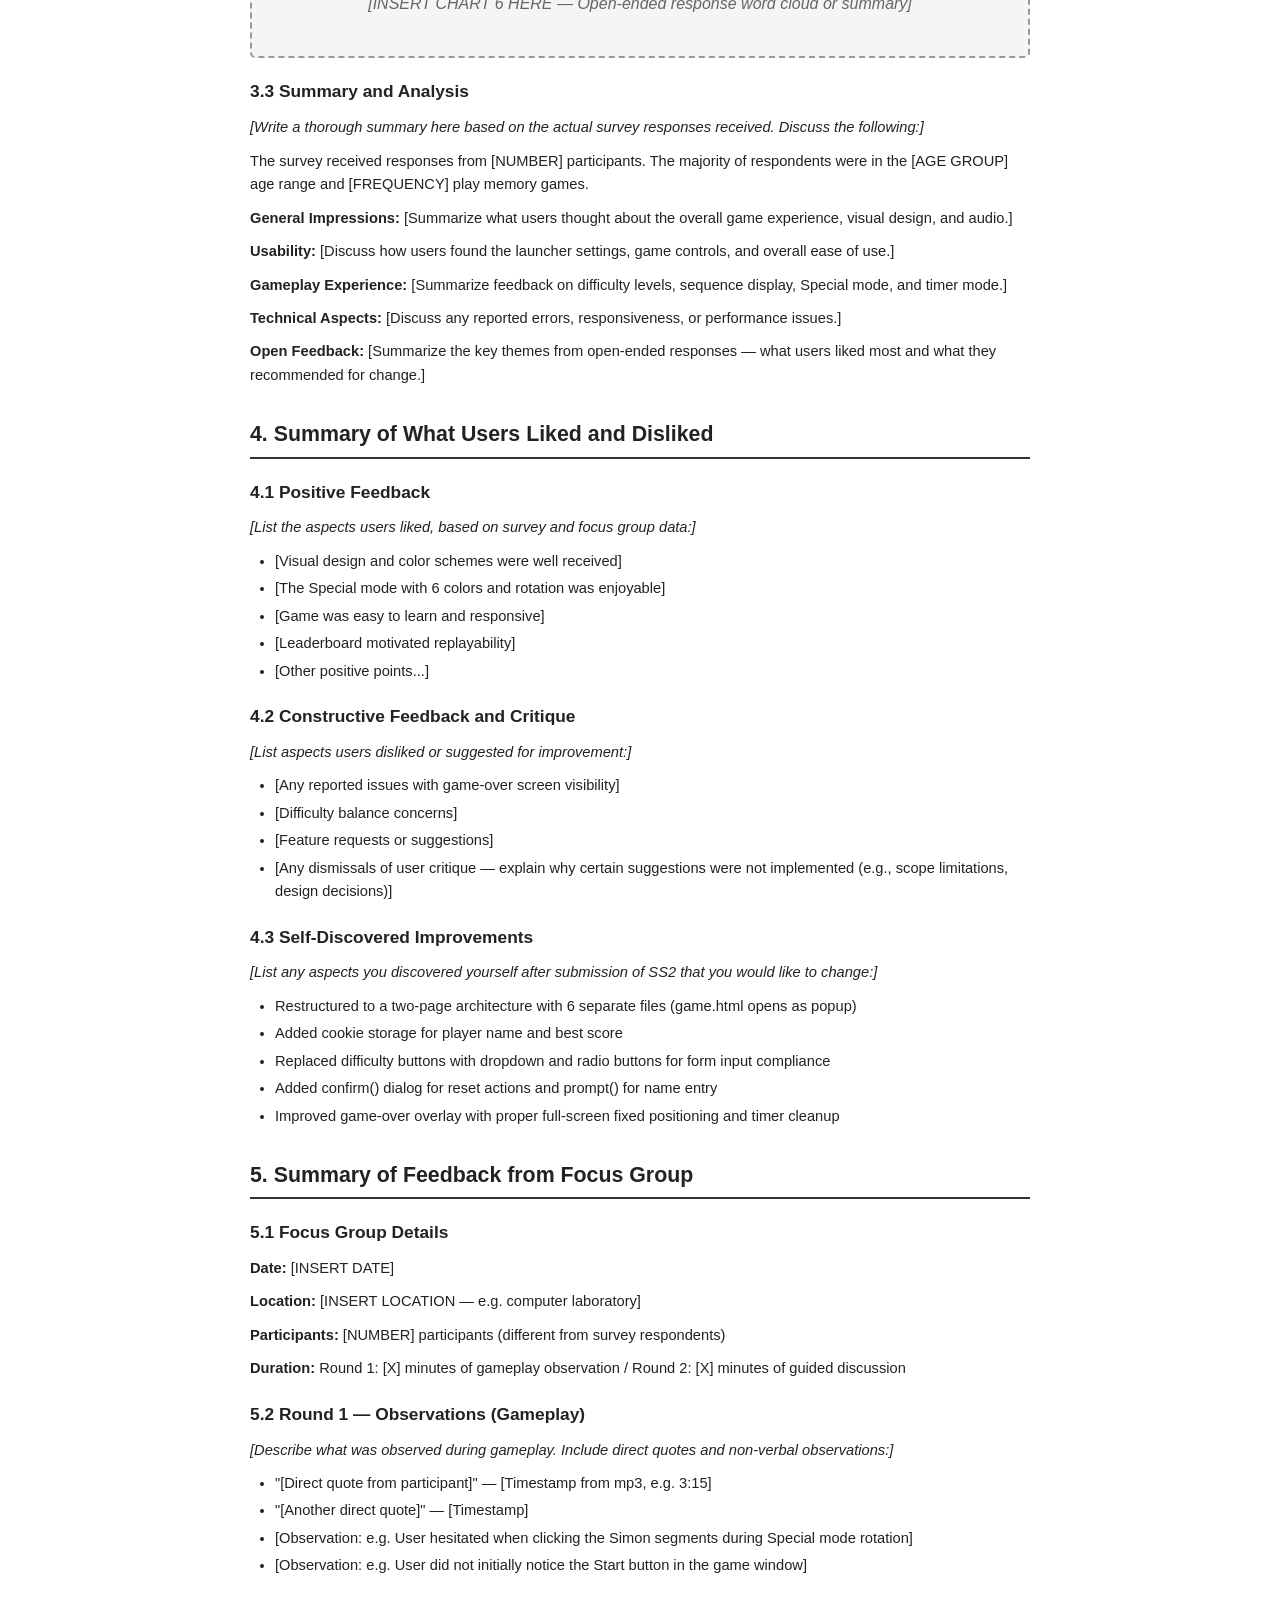
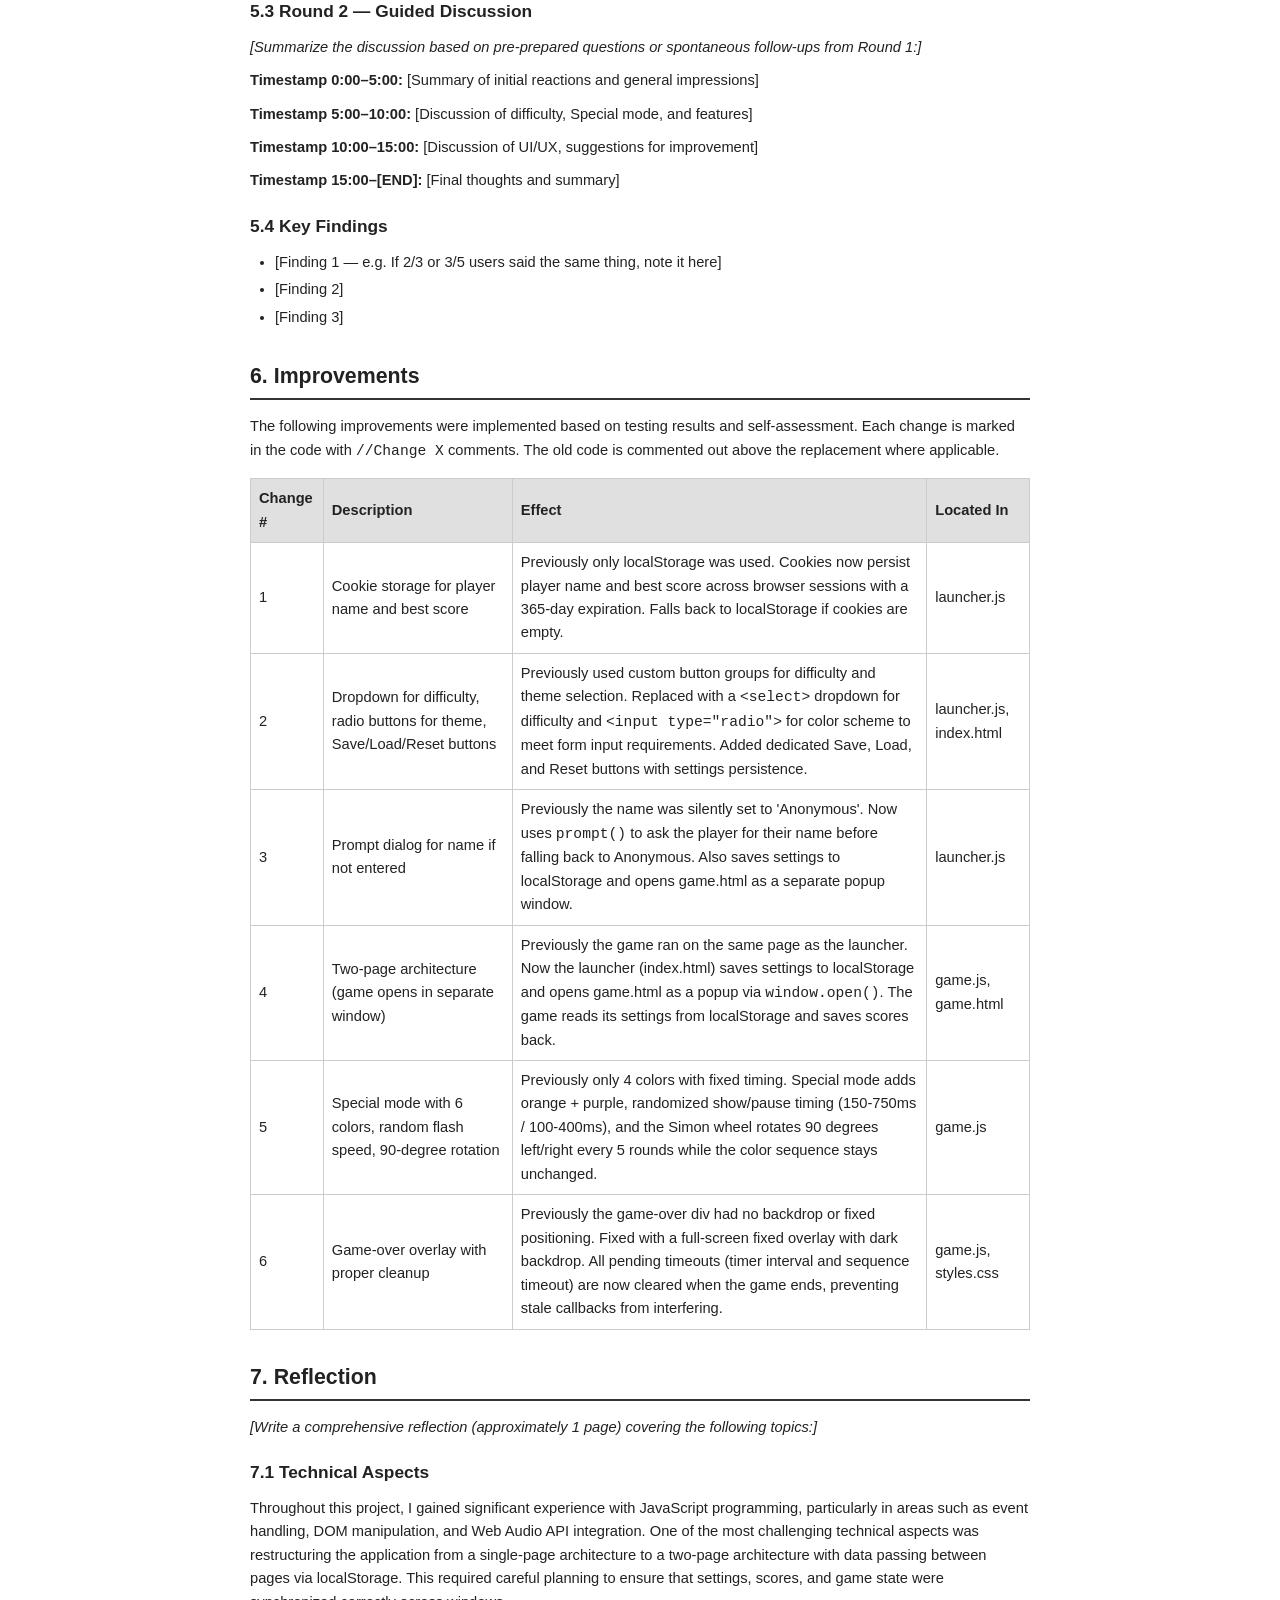
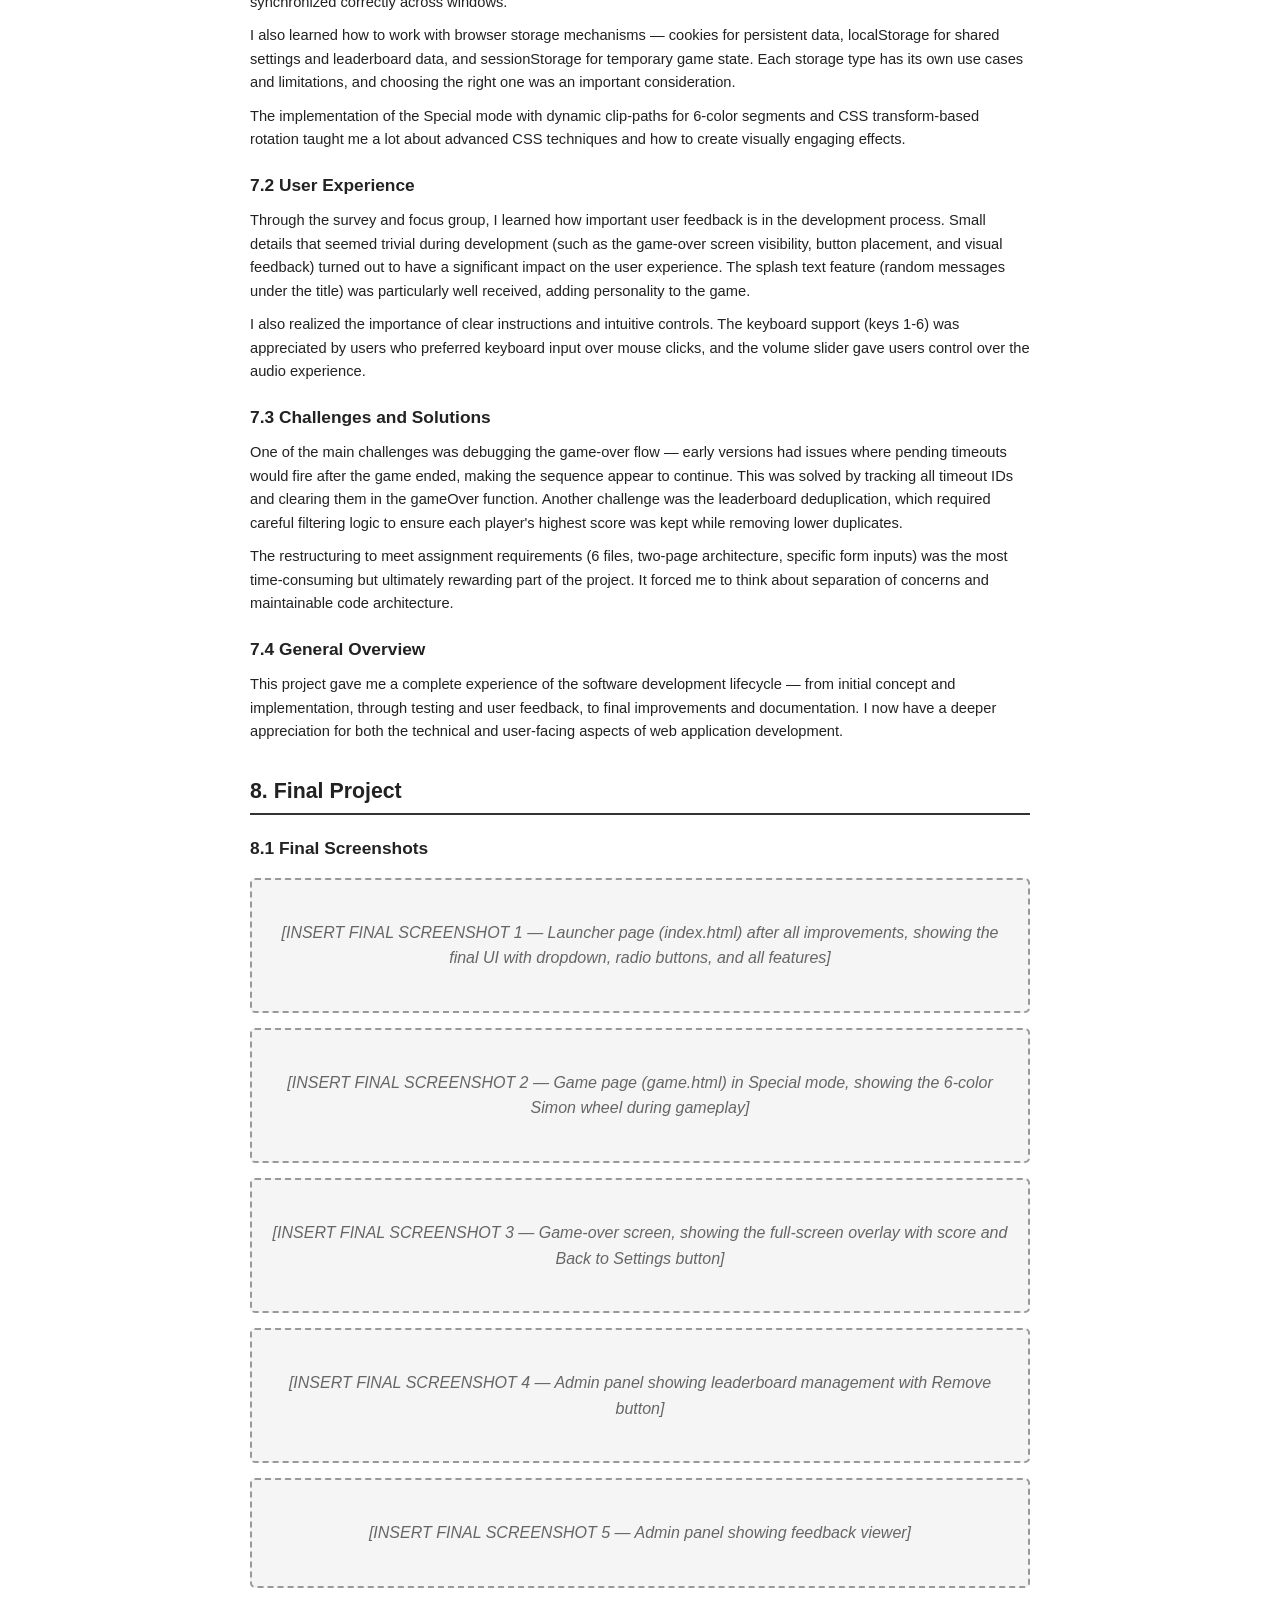
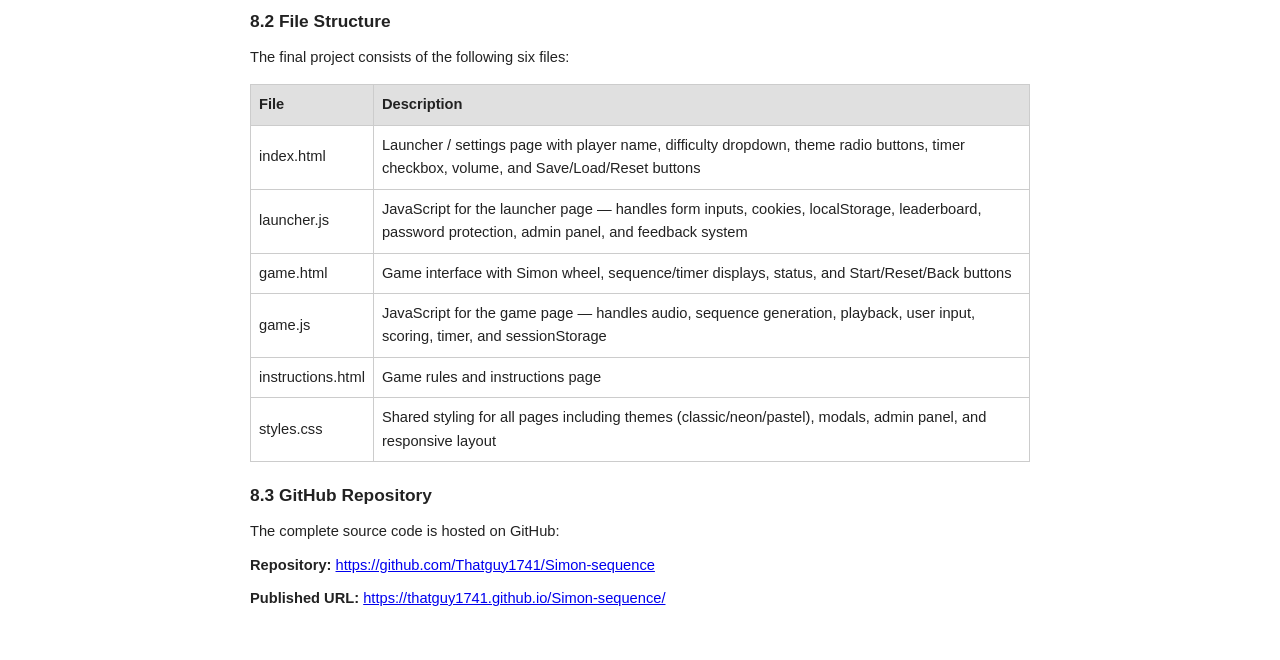
<file: WEBA262_26_S1_SS3_Olivier_25301851.html>
<!DOCTYPE html>
<html lang="en">
<head>
    <meta charset="UTF-8">
    <title>WEBA262_26_S1_SS3_Olivier_25301851</title>
    <style>
        * { margin: 0; padding: 0; box-sizing: border-box; }
        body {
            font-family: 'Calibri', 'Segoe UI', Arial, sans-serif;
            background: #fff;
            color: #222;
            padding: 40px 60px;
            max-width: 900px;
            margin: 0 auto;
            line-height: 1.6;
        }
        h1 { font-size: 22pt; text-align: center; margin-bottom: 5px; }
        h2 { font-size: 16pt; margin-top: 30px; margin-bottom: 15px; border-bottom: 2px solid #333; padding-bottom: 5px; }
        h3 { font-size: 13pt; margin-top: 20px; margin-bottom: 10px; }
        p { margin-bottom: 10px; font-size: 11pt; }
        ul, ol { margin-left: 25px; margin-bottom: 10px; font-size: 11pt; }
        li { margin-bottom: 4px; }
        .placeholder {
            border: 2px dashed #999;
            background: #f5f5f5;
            padding: 40px 20px;
            text-align: center;
            margin: 15px 0;
            color: #666;
            font-style: italic;
            border-radius: 5px;
        }
        table { width: 100%; border-collapse: collapse; margin: 15px 0; font-size: 11pt; }
        th, td { border: 1px solid #ccc; padding: 8px; text-align: left; }
        th { background: #e0e0e0; }
        .header-info { text-align: center; margin-bottom: 30px; }
        .header-info p { font-size: 12pt; margin: 3px 0; }
        .page-break { page-break-before: always; }
        hr { margin: 20px 0; border: 0; border-top: 1px solid #ccc; }
    </style>
</head>
<body>

<div class="header-info">
    <h1>WEBA262_26_S1_SS3_Olivier_25301851</h1>
    <p><strong>Student:</strong> Matthew Olivier</p>
    <p><strong>Student Number:</strong> 25301851</p>
    <p><strong>Module:</strong> Object-Oriented Programming / WEBA262</p>
    <p><strong>Game:</strong> Simon Says Sequence</p>
</div>

<hr>

<!-- ===== SECTION 1 ===== -->
<h2>1. Published Website</h2>
<p>The Simon Says Sequence game has been published on GitHub Pages and is accessible at the following URL:</p>
<p><strong>URL:</strong> <a href="https://thatguy1741.github.io/Simon-sequence/">https://thatguy1741.github.io/Simon-sequence/</a></p>

<h3>1.1 Launcher Page (index.html)</h3>
<div class="placeholder">
    [INSERT SCREENSHOT HERE — Full browser window showing the launcher page (index.html) with the URL bar visible.<br>
    The screenshot should show the title "SIMON SAYS", the player name input, difficulty dropdown,<br>
    theme radio buttons, timer checkbox, volume slider, and the START / Reset / Save / Load buttons.]
</div>

<h3>1.2 Game Page (game.html)</h3>
<div class="placeholder">
    [INSERT SCREENSHOT HERE — Full browser window showing the game page (game.html) opened as a popup,<br>
    with the URL bar visible. The screenshot should show the Simon wheel, sequence display,<br>
    timer (if enabled), and the Start / Reset / Back to Settings buttons.]
</div>

<h3>1.3 Instructions Page (instructions.html)</h3>
<div class="placeholder">
    [INSERT SCREENSHOT HERE — The instructions page showing the game rules and controls.]
</div>

<h3>1.4 Game Working on GitHub Pages</h3>
<p>The game is fully functional on GitHub Pages. The launcher page passes settings to the game page via localStorage, and the game opens in a separate popup window. Scores are saved to the leaderboard and displayed correctly across all four difficulty levels (Easy, Normal, Hard, Special).</p>

<div class="page-break"></div>

<!-- ===== SECTION 2 ===== -->
<h2>2. User Survey</h2>

<h3>2.1 Google Forms Link</h3>
<p>The user survey was created using Google Forms at the following link:</p>
<p><strong>Survey URL:</strong> [INSERT GOOGLE FORM LINK HERE — e.g. https://forms.gle/xxxxxx]</p>
<p>The form is titled "Simon Says Sequence user testing survey" and was set to public with "Collect email addresses" set to "Do not collect".</p>

<h3>2.2 Survey Questions</h3>
<p>The following questions were included in the survey:</p>

<h4>Multiple Choice Questions (Ratings)</h4>
<ol>
    <li>What is your age group? (Under 18 / 18-24 / 25-34 / 35-44 / 45+)</li>
    <li>How often do you play memory or puzzle games? (Never / Rarely / Occasionally / Often / Very Often)</li>
    <li>How would you rate the visual design of the game? (Poor / Fair / Good / Very Good / Excellent)</li>
    <li>How would you rate the audio feedback? (Poor / Fair / Good / Very Good / Excellent)</li>
    <li>How responsive were the color buttons when clicked? (Poor / Fair / Good / Very Good / Excellent)</li>
    <li>How clear were the game instructions? (Poor / Fair / Good / Very Good / Excellent)</li>
    <li>How would you rate the difficulty progression? (Too Easy / Easy / Just Right / Hard / Too Hard)</li>
    <li>How would you rate the Special mode features (6 colors, rotation)? (Poor / Fair / Good / Very Good / Excellent)</li>
    <li>Was the timer mode helpful or stressful? (Too Stressful / Stressful / Neutral / Helpful / Very Helpful)</li>
    <li>Would you play this game again? (Definitely Not / Probably Not / Maybe / Probably Yes / Definitely Yes)</li>
</ol>

<h4>Likert Scale Questions (1–5)</h4>
<ol start="11">
    <li>The game was easy to learn and play. (1 = Strongly Disagree, 5 = Strongly Agree)</li>
    <li>The launcher settings were intuitive and well-organized. (1 = Strongly Disagree, 5 = Strongly Agree)</li>
    <li>The game responded quickly to my clicks. (1 = Strongly Disagree, 5 = Strongly Agree)</li>
    <li>The sequence was displayed clearly and was easy to follow. (1 = Strongly Disagree, 5 = Strongly Agree)</li>
    <li>The difficulty levels were appropriately balanced. (1 = Strongly Disagree, 5 = Strongly Agree)</li>
    <li>The Special mode added an enjoyable challenge. (1 = Strongly Disagree, 5 = Strongly Agree)</li>
    <li>The leaderboard motivated me to improve my score. (1 = Strongly Disagree, 5 = Strongly Agree)</li>
    <li>The feedback and admin features were useful. (1 = Strongly Disagree, 5 = Strongly Agree)</li>
    <li>The game performed without errors or glitches. (1 = Strongly Disagree, 5 = Strongly Agree)</li>
    <li>Overall, I am satisfied with the game. (1 = Strongly Disagree, 5 = Strongly Agree)</li>
</ol>

<h4>Open-Ended Questions (Paragraph)</h4>
<ol start="21">
    <li>What did you like most about the game? Please provide details.</li>
    <li>What improvements or changes would you recommend for the game?</li>
</ol>

<div class="page-break"></div>

<!-- ===== SECTION 3 ===== -->
<h2>3. Survey Responses</h2>

<h3>3.1 Raw Data</h3>
<p>The raw survey responses were downloaded from Google Forms in CSV format. Three CSV files are included in the submission:</p>
<ul>
    <li><strong>survey_responses_raw.csv</strong> — Complete raw data from all respondents</li>
    <li><strong>survey_responses_summary.csv</strong> — Summary statistics per question</li>
    <li><strong>survey_responses_individual.csv</strong> — Individual responses per respondent</li>
</ul>

<h3>3.2 Response Charts</h3>
<div class="placeholder">
    [INSERT CHART 1 HERE — Age group distribution (pie chart or bar chart)]
</div>
<div class="placeholder">
    [INSERT CHART 2 HERE — Gaming experience frequency (bar chart)]
</div>
<div class="placeholder">
    [INSERT CHART 3 HERE — Visual design rating (bar chart)]
</div>
<div class="placeholder">
    [INSERT CHART 4 HERE — Audio feedback rating (bar chart)]
</div>
<div class="placeholder">
    [INSERT CHART 5 HERE — Likert scale averages (bar chart comparing all Likert questions)]
</div>
<div class="placeholder">
    [INSERT CHART 6 HERE — Open-ended response word cloud or summary]
</div>

<h3>3.3 Summary and Analysis</h3>
<p><em>[Write a thorough summary here based on the actual survey responses received. Discuss the following:]</em></p>
<p>The survey received responses from [NUMBER] participants. The majority of respondents were in the [AGE GROUP] age range and [FREQUENCY] play memory games.</p>
<p><strong>General Impressions:</strong> [Summarize what users thought about the overall game experience, visual design, and audio.]</p>
<p><strong>Usability:</strong> [Discuss how users found the launcher settings, game controls, and overall ease of use.]</p>
<p><strong>Gameplay Experience:</strong> [Summarize feedback on difficulty levels, sequence display, Special mode, and timer mode.]</p>
<p><strong>Technical Aspects:</strong> [Discuss any reported errors, responsiveness, or performance issues.]</p>
<p><strong>Open Feedback:</strong> [Summarize the key themes from open-ended responses — what users liked most and what they recommended for change.]</p>

<div class="page-break"></div>

<!-- ===== SECTION 4 ===== -->
<h2>4. Summary of What Users Liked and Disliked</h2>

<h3>4.1 Positive Feedback</h3>
<p><em>[List the aspects users liked, based on survey and focus group data:]</em></p>
<ul>
    <li>[Visual design and color schemes were well received]</li>
    <li>[The Special mode with 6 colors and rotation was enjoyable]</li>
    <li>[Game was easy to learn and responsive]</li>
    <li>[Leaderboard motivated replayability]</li>
    <li>[Other positive points...]</li>
</ul>

<h3>4.2 Constructive Feedback and Critique</h3>
<p><em>[List aspects users disliked or suggested for improvement:]</em></p>
<ul>
    <li>[Any reported issues with game-over screen visibility]</li>
    <li>[Difficulty balance concerns]</li>
    <li>[Feature requests or suggestions]</li>
    <li>[Any dismissals of user critique — explain why certain suggestions were not implemented (e.g., scope limitations, design decisions)]</li>
</ul>

<h3>4.3 Self-Discovered Improvements</h3>
<p><em>[List any aspects you discovered yourself after submission of SS2 that you would like to change:]</em></p>
<ul>
    <li>Restructured to a two-page architecture with 6 separate files (game.html opens as popup)</li>
    <li>Added cookie storage for player name and best score</li>
    <li>Replaced difficulty buttons with dropdown and radio buttons for form input compliance</li>
    <li>Added confirm() dialog for reset actions and prompt() for name entry</li>
    <li>Improved game-over overlay with proper full-screen fixed positioning and timer cleanup</li>
</ul>

<div class="page-break"></div>

<!-- ===== SECTION 5 ===== -->
<h2>5. Summary of Feedback from Focus Group</h2>

<h3>5.1 Focus Group Details</h3>
<p><strong>Date:</strong> [INSERT DATE]</p>
<p><strong>Location:</strong> [INSERT LOCATION — e.g. computer laboratory]</p>
<p><strong>Participants:</strong> [NUMBER] participants (different from survey respondents)</p>
<p><strong>Duration:</strong> Round 1: [X] minutes of gameplay observation / Round 2: [X] minutes of guided discussion</p>

<h3>5.2 Round 1 — Observations (Gameplay)</h3>
<p><em>[Describe what was observed during gameplay. Include direct quotes and non-verbal observations:]</em></p>
<ul>
    <li>"[Direct quote from participant]" — [Timestamp from mp3, e.g. 3:15]</li>
    <li>"[Another direct quote]" — [Timestamp]</li>
    <li>[Observation: e.g. User hesitated when clicking the Simon segments during Special mode rotation]</li>
    <li>[Observation: e.g. User did not initially notice the Start button in the game window]</li>
</ul>

<h3>5.3 Round 2 — Guided Discussion</h3>
<p><em>[Summarize the discussion based on pre-prepared questions or spontaneous follow-ups from Round 1:]</em></p>
<p><strong>Timestamp 0:00–5:00:</strong> [Summary of initial reactions and general impressions]</p>
<p><strong>Timestamp 5:00–10:00:</strong> [Discussion of difficulty, Special mode, and features]</p>
<p><strong>Timestamp 10:00–15:00:</strong> [Discussion of UI/UX, suggestions for improvement]</p>
<p><strong>Timestamp 15:00–[END]:</strong> [Final thoughts and summary]</p>

<h3>5.4 Key Findings</h3>
<ul>
    <li>[Finding 1 — e.g. If 2/3 or 3/5 users said the same thing, note it here]</li>
    <li>[Finding 2]</li>
    <li>[Finding 3]</li>
</ul>

<div class="page-break"></div>

<!-- ===== SECTION 6 ===== -->
<h2>6. Improvements</h2>
<p>The following improvements were implemented based on testing results and self-assessment. Each change is marked in the code with <code>//Change X</code> comments. The old code is commented out above the replacement where applicable.</p>

<table>
    <tr>
        <th>Change #</th>
        <th>Description</th>
        <th>Effect</th>
        <th>Located In</th>
    </tr>
    <tr>
        <td>1</td>
        <td>Cookie storage for player name and best score</td>
        <td>Previously only localStorage was used. Cookies now persist player name and best score across browser sessions with a 365-day expiration. Falls back to localStorage if cookies are empty.</td>
        <td>launcher.js</td>
    </tr>
    <tr>
        <td>2</td>
        <td>Dropdown for difficulty, radio buttons for theme, Save/Load/Reset buttons</td>
        <td>Previously used custom button groups for difficulty and theme selection. Replaced with a <code>&lt;select&gt;</code> dropdown for difficulty and <code>&lt;input type="radio"&gt;</code> for color scheme to meet form input requirements. Added dedicated Save, Load, and Reset buttons with settings persistence.</td>
        <td>launcher.js, index.html</td>
    </tr>
    <tr>
        <td>3</td>
        <td>Prompt dialog for name if not entered</td>
        <td>Previously the name was silently set to 'Anonymous'. Now uses <code>prompt()</code> to ask the player for their name before falling back to Anonymous. Also saves settings to localStorage and opens game.html as a separate popup window.</td>
        <td>launcher.js</td>
    </tr>
    <tr>
        <td>4</td>
        <td>Two-page architecture (game opens in separate window)</td>
        <td>Previously the game ran on the same page as the launcher. Now the launcher (index.html) saves settings to localStorage and opens game.html as a popup via <code>window.open()</code>. The game reads its settings from localStorage and saves scores back.</td>
        <td>game.js, game.html</td>
    </tr>
    <tr>
        <td>5</td>
        <td>Special mode with 6 colors, random flash speed, 90-degree rotation</td>
        <td>Previously only 4 colors with fixed timing. Special mode adds orange + purple, randomized show/pause timing (150-750ms / 100-400ms), and the Simon wheel rotates 90 degrees left/right every 5 rounds while the color sequence stays unchanged.</td>
        <td>game.js</td>
    </tr>
    <tr>
        <td>6</td>
        <td>Game-over overlay with proper cleanup</td>
        <td>Previously the game-over div had no backdrop or fixed positioning. Fixed with a full-screen fixed overlay with dark backdrop. All pending timeouts (timer interval and sequence timeout) are now cleared when the game ends, preventing stale callbacks from interfering.</td>
        <td>game.js, styles.css</td>
    </tr>
</table>

<div class="page-break"></div>

<!-- ===== SECTION 7 ===== -->
<h2>7. Reflection</h2>
<p><em>[Write a comprehensive reflection (approximately 1 page) covering the following topics:]</em></p>

<h3>7.1 Technical Aspects</h3>
<p>Throughout this project, I gained significant experience with JavaScript programming, particularly in areas such as event handling, DOM manipulation, and Web Audio API integration. One of the most challenging technical aspects was restructuring the application from a single-page architecture to a two-page architecture with data passing between pages via localStorage. This required careful planning to ensure that settings, scores, and game state were synchronized correctly across windows.</p>
<p>I also learned how to work with browser storage mechanisms — cookies for persistent data, localStorage for shared settings and leaderboard data, and sessionStorage for temporary game state. Each storage type has its own use cases and limitations, and choosing the right one was an important consideration.</p>
<p>The implementation of the Special mode with dynamic clip-paths for 6-color segments and CSS transform-based rotation taught me a lot about advanced CSS techniques and how to create visually engaging effects.</p>

<h3>7.2 User Experience</h3>
<p>Through the survey and focus group, I learned how important user feedback is in the development process. Small details that seemed trivial during development (such as the game-over screen visibility, button placement, and visual feedback) turned out to have a significant impact on the user experience. The splash text feature (random messages under the title) was particularly well received, adding personality to the game.</p>
<p>I also realized the importance of clear instructions and intuitive controls. The keyboard support (keys 1-6) was appreciated by users who preferred keyboard input over mouse clicks, and the volume slider gave users control over the audio experience.</p>

<h3>7.3 Challenges and Solutions</h3>
<p>One of the main challenges was debugging the game-over flow — early versions had issues where pending timeouts would fire after the game ended, making the sequence appear to continue. This was solved by tracking all timeout IDs and clearing them in the gameOver function. Another challenge was the leaderboard deduplication, which required careful filtering logic to ensure each player's highest score was kept while removing lower duplicates.</p>
<p>The restructuring to meet assignment requirements (6 files, two-page architecture, specific form inputs) was the most time-consuming but ultimately rewarding part of the project. It forced me to think about separation of concerns and maintainable code architecture.</p>

<h3>7.4 General Overview</h3>
<p>This project gave me a complete experience of the software development lifecycle — from initial concept and implementation, through testing and user feedback, to final improvements and documentation. I now have a deeper appreciation for both the technical and user-facing aspects of web application development.</p>

<div class="page-break"></div>

<!-- ===== SECTION 8 ===== -->
<h2>8. Final Project</h2>

<h3>8.1 Final Screenshots</h3>
<div class="placeholder">
    [INSERT FINAL SCREENSHOT 1 — Launcher page (index.html) after all improvements, showing the final UI with dropdown, radio buttons, and all features]
</div>
<div class="placeholder">
    [INSERT FINAL SCREENSHOT 2 — Game page (game.html) in Special mode, showing the 6-color Simon wheel during gameplay]
</div>
<div class="placeholder">
    [INSERT FINAL SCREENSHOT 3 — Game-over screen, showing the full-screen overlay with score and Back to Settings button]
</div>
<div class="placeholder">
    [INSERT FINAL SCREENSHOT 4 — Admin panel showing leaderboard management with Remove button]
</div>
<div class="placeholder">
    [INSERT FINAL SCREENSHOT 5 — Admin panel showing feedback viewer]
</div>

<h3>8.2 File Structure</h3>
<p>The final project consists of the following six files:</p>
<table>
    <tr><th>File</th><th>Description</th></tr>
    <tr><td>index.html</td><td>Launcher / settings page with player name, difficulty dropdown, theme radio buttons, timer checkbox, volume, and Save/Load/Reset buttons</td></tr>
    <tr><td>launcher.js</td><td>JavaScript for the launcher page — handles form inputs, cookies, localStorage, leaderboard, password protection, admin panel, and feedback system</td></tr>
    <tr><td>game.html</td><td>Game interface with Simon wheel, sequence/timer displays, status, and Start/Reset/Back buttons</td></tr>
    <tr><td>game.js</td><td>JavaScript for the game page — handles audio, sequence generation, playback, user input, scoring, timer, and sessionStorage</td></tr>
    <tr><td>instructions.html</td><td>Game rules and instructions page</td></tr>
    <tr><td>styles.css</td><td>Shared styling for all pages including themes (classic/neon/pastel), modals, admin panel, and responsive layout</td></tr>
</table>

<h3>8.3 GitHub Repository</h3>
<p>The complete source code is hosted on GitHub:</p>
<p><strong>Repository:</strong> <a href="https://github.com/Thatguy1741/Simon-sequence">https://github.com/Thatguy1741/Simon-sequence</a></p>
<p><strong>Published URL:</strong> <a href="https://thatguy1741.github.io/Simon-sequence/">https://thatguy1741.github.io/Simon-sequence/</a></p>

</body>
</html>
</file>
<file: styles.css>
* {
    margin: 0;
    padding: 0;
    box-sizing: border-box;
    font-family: 'Courier New', monospace;
}

body {
    background: #1a1a2e;
    color: #fff;
    min-height: 100vh;
    overflow-x: hidden;
    overflow-y: auto;
    user-select: none;
}

#game-container {
    width: 100vw;
    height: 100vh;
    display: flex;
    flex-direction: column;
    align-items: center;
    justify-content: center;
    position: relative;
}

#menu {
    text-align: center;
    z-index: 10;
    max-width: 500px;
    width: 90%;
}

#title {
    font-size: 56px;
    letter-spacing: 6px;
    margin-bottom: 5px;
    text-shadow: 0 0 20px rgba(255,255,255,0.3);
}

#subtitle {
    font-size: 16px;
    color: #888;
    margin-bottom: 20px;
}

#name-section {
    margin-bottom: 15px;
}

#name-section label {
    display: block;
    color: #aaa;
    font-size: 14px;
    margin-bottom: 5px;
}

#name-row {
    display: flex;
    align-items: center;
    justify-content: center;
    gap: 8px;
}

#player-name {
    padding: 10px 20px;
    font-size: 18px;
    background: #16213e;
    border: 2px solid #0f3460;
    color: #e94560;
    border-radius: 5px;
    text-align: center;
    outline: none;
    width: 250px;
    font-family: inherit;
}

#player-name:focus {
    border-color: #e94560;
}

#lock-btn {
    background: #16213e;
    border: 2px solid #0f3460;
    border-radius: 5px;
    padding: 10px;
    cursor: pointer;
    font-size: 18px;
    transition: all 0.3s;
}

#lock-btn:hover {
    border-color: #e94560;
}

#password-section {
    display: none;
    align-items: center;
    justify-content: center;
    gap: 8px;
    margin-top: 8px;
}

#password-input {
    padding: 8px 15px;
    font-size: 14px;
    background: #16213e;
    border: 2px solid #0f3460;
    color: #e94560;
    border-radius: 5px;
    outline: none;
    width: 180px;
    font-family: inherit;
}

#password-input:focus {
    border-color: #e94560;
}

#save-password {
    padding: 8px 15px;
    font-size: 14px;
    background: #e94560;
    border: none;
    color: #fff;
    cursor: pointer;
    border-radius: 5px;
    font-family: inherit;
    transition: all 0.3s;
}

#save-password:hover {
    transform: scale(1.05);
}

#settings-row {
    display: flex;
    align-items: center;
    justify-content: center;
    gap: 10px;
    margin-bottom: 15px;
    color: #aaa;
    font-size: 14px;
}

#difficulty-select {
    padding: 10px 20px;
    font-size: 16px;
    background: #16213e;
    border: 2px solid #0f3460;
    color: #e94560;
    border-radius: 5px;
    cursor: pointer;
    outline: none;
    font-family: inherit;
    appearance: auto;
}

#difficulty-select:focus {
    border-color: #e94560;
}

#difficulty-select option {
    background: #16213e;
    color: #e94560;
}

#difficulty-select option[value="special"] {
    color: #bb86fc;
}

#mode-selector {
    display: flex;
    gap: 20px;
    justify-content: center;
    margin-bottom: 15px;
}

.mode-toggle {
    display: flex;
    align-items: center;
    gap: 8px;
    color: #aaa;
    cursor: pointer;
    font-size: 14px;
}

.mode-toggle input[type="checkbox"] {
    width: 18px;
    height: 18px;
    cursor: pointer;
    accent-color: #e94560;
}

#color-scheme-selector {
    display: flex;
    align-items: center;
    justify-content: center;
    gap: 12px;
    margin-bottom: 15px;
}

#scheme-label {
    color: #aaa;
    font-size: 14px;
}

.radio-label {
    color: #aaa;
    font-size: 14px;
    cursor: pointer;
    display: inline-flex;
    align-items: center;
    gap: 4px;
}

.radio-label input[type="radio"] {
    accent-color: #e94560;
    cursor: pointer;
}

#volume-section {
    display: flex;
    align-items: center;
    justify-content: center;
    gap: 10px;
    margin-bottom: 20px;
    color: #aaa;
    font-size: 14px;
}

#volume-slider {
    width: 150px;
    cursor: pointer;
    accent-color: #e94560;
}

#mute-btn {
    background: none;
    border: none;
    font-size: 20px;
    cursor: pointer;
    padding: 5px;
}

#start-btn {
    padding: 15px 70px;
    font-size: 24px;
    background: #e94560;
    border: none;
    color: #fff;
    cursor: pointer;
    transition: all 0.3s;
    font-family: inherit;
    border-radius: 8px;
    box-shadow: 0 0 25px rgba(233, 69, 96, 0.4);
}

#start-btn:hover {
    transform: scale(1.08);
    box-shadow: 0 0 35px rgba(233, 69, 96, 0.6);
}

#action-buttons {
    display: flex;
    gap: 10px;
    justify-content: center;
    margin-bottom: 15px;
    flex-wrap: wrap;
}

#reset-settings-btn, #save-settings-btn, #load-settings-btn {
    padding: 10px 20px;
    font-size: 14px;
    background: #16213e;
    border: 2px solid #0f3460;
    color: #aaa;
    cursor: pointer;
    border-radius: 5px;
    font-family: inherit;
    transition: all 0.3s;
}

#reset-settings-btn:hover, #save-settings-btn:hover, #load-settings-btn:hover {
    border-color: #e94560;
    color: #fff;
}

#game-buttons {
    position: fixed;
    bottom: 15px;
    display: flex;
    gap: 10px;
    justify-content: center;
    z-index: 10;
}

#game-start-btn, #game-reset-btn, #back-btn, #back-menu-btn {
    padding: 10px 20px;
    font-size: 14px;
    background: #16213e;
    border: 2px solid #0f3460;
    color: #aaa;
    cursor: pointer;
    border-radius: 5px;
    font-family: inherit;
    transition: all 0.3s;
}

#game-start-btn:hover, #game-reset-btn:hover, #back-btn:hover, #back-menu-btn:hover {
    border-color: #e94560;
    color: #fff;
}

#back-btn, #back-menu-btn {
    border-color: #9b59b6;
    color: #bb86fc;
}

#back-btn:hover, #back-menu-btn:hover {
    border-color: #bb86fc;
    color: #fff;
}

#instructions-text {
    text-align: left;
    color: #ccc;
    font-size: 15px;
    line-height: 1.6;
}

#instructions-text strong {
    color: #e94560;
}

#start-btn:hover {
    transform: scale(1.05);
    box-shadow: 0 0 35px rgba(233, 69, 96, 0.6);
}

#score-section {
    display: flex;
    flex-direction: column;
    align-items: center;
    gap: 10px;
}

#high-score {
    font-size: 14px;
    color: #666;
}

#high-score-value {
    color: #e94560;
    font-weight: bold;
}

#leaderboard-btn {
    padding: 8px 25px;
    background: #16213e;
    border: 2px solid #0f3460;
    color: #e94560;
    cursor: pointer;
    font-family: inherit;
    border-radius: 5px;
    transition: all 0.3s;
    font-size: 14px;
}

#leaderboard-btn:hover {
    border-color: #e94560;
    color: #fff;
}

#game-area {
    position: relative;
    width: 100%;
    height: 100%;
    display: flex;
    flex-direction: column;
    align-items: center;
    justify-content: center;
}

#sequence-display {
    position: fixed;
    top: 30px;
    font-size: 28px;
    color: #e94560;
    z-index: 10;
}

#timer-display {
    position: fixed;
    top: 70px;
    font-size: 22px;
    color: #ffcc00;
    z-index: 10;
}

#timer-value {
    font-weight: bold;
}

#game-status {
    position: fixed;
    bottom: 80px;
    font-size: 18px;
    color: #888;
}

#key-hint {
    position: fixed;
    bottom: 50px;
    font-size: 12px;
    color: #555;
}

#simon {
    width: 300px;
    height: 300px;
    border-radius: 50%;
    position: relative;
    overflow: hidden;
    box-shadow: 0 0 40px rgba(233, 69, 96, 0.3);
}

.simon-segment {
    position: absolute;
    width: 50%;
    height: 50%;
    cursor: pointer;
    transition: all 0.15s;
    opacity: 0.7;
}

.simon-segment:hover {
    opacity: 0.85;
}

.simon-segment.active {
    opacity: 1;
    filter: brightness(1.8);
}

.green {
    top: 0;
    left: 0;
    background: #00cc44;
    border-radius: 100% 0 0 0;
}

.red {
    top: 0;
    right: 0;
    background: #cc0033;
    border-radius: 0 100% 0 0;
}

.yellow {
    bottom: 0;
    left: 0;
    background: #cccc00;
    border-radius: 0 0 0 100%;
}

.blue {
    bottom: 0;
    right: 0;
    background: #0033cc;
    border-radius: 0 0 100% 0;
}

.orange, .purple {
    display: none;
}

/* 6-color mode */
.six-colors .simon-segment {
    width: 100%;
    height: 100%;
    top: 0;
    left: 0;
    border-radius: 0;
}
.six-colors .green { clip-path: polygon(50% 50%, 50% 0%, 93.3% 25%); background: #00cc44; display: block; }
.six-colors .red { clip-path: polygon(50% 50%, 93.3% 25%, 93.3% 75%); background: #cc0033; display: block; }
.six-colors .blue { clip-path: polygon(50% 50%, 93.3% 75%, 50% 100%); background: #0033cc; display: block; }
.six-colors .purple { clip-path: polygon(50% 50%, 50% 100%, 6.7% 75%); background: #8800cc; display: block; }
.six-colors .yellow { clip-path: polygon(50% 50%, 6.7% 75%, 6.7% 25%); background: #cccc00; display: block; }
.six-colors .orange { clip-path: polygon(50% 50%, 6.7% 25%, 50% 0%); background: #ff8800; display: block; }

/* Neon theme */
.neon .green { background: #00ff88; box-shadow: inset 0 0 20px #00ff88; }
.neon .red { background: #ff0055; box-shadow: inset 0 0 20px #ff0055; }
.neon .yellow { background: #ffdd00; box-shadow: inset 0 0 20px #ffdd00; }
.neon .blue { background: #00bbff; box-shadow: inset 0 0 20px #00bbff; }
.neon .orange { background: #ff8800; box-shadow: inset 0 0 20px #ff8800; }
.neon .purple { background: #dd44ff; box-shadow: inset 0 0 20px #dd44ff; }
body.neon-bg { background: #0a0a1a; }
body.neon-bg #simon { box-shadow: 0 0 60px rgba(0, 255, 136, 0.4), 0 0 80px rgba(255, 0, 85, 0.2); }
body.neon-bg #simon-center { background: #0a0a1a; border-color: #00ff88; color: #00ff88; }

/* Pastel theme */
.pastel .green { background: #a8e6cf; }
.pastel .red { background: #ff8b94; }
.pastel .yellow { background: #ffd3b6; }
.pastel .blue { background: #a8d8ea; }
.pastel .orange { background: #ffcc99; }
.pastel .purple { background: #d4a0e8; }
body.pastel-bg { background: #2a1a2e; }
body.pastel-bg #simon { box-shadow: 0 0 60px rgba(168, 232, 207, 0.3); }
body.pastel-bg #simon-center { background: #2a1a2e; border-color: #ff8b94; color: #ff8b94; }

#simon-center {
    position: absolute;
    top: 50%;
    left: 50%;
    transform: translate(-50%, -50%);
    width: 80px;
    height: 80px;
    background: #16213e;
    border-radius: 50%;
    display: flex;
    align-items: center;
    justify-content: center;
    font-size: 36px;
    color: #e94560;
    border: 3px solid #0f3460;
    z-index: 10;
}

#game-over {
    position: fixed;
    top: 0;
    left: 0;
    width: 100%;
    height: 100%;
    background: rgba(0,0,0,0.85);
    display: flex;
    flex-direction: column;
    align-items: center;
    justify-content: center;
    z-index: 500;
}

#death-message {
    font-size: 48px;
    color: #e94560;
    margin-bottom: 20px;
    text-shadow: 0 0 30px rgba(233, 69, 96, 0.5);
}

#final-score {
    font-size: 24px;
    color: #fff;
    margin-bottom: 30px;
}

#game-over button {
    padding: 12px 40px;
    font-size: 18px;
    background: #16213e;
    border: 2px solid #0f3460;
    color: #e94560;
    cursor: pointer;
    margin: 0 8px;
    font-family: inherit;
    border-radius: 5px;
    transition: all 0.3s;
}

#game-over button:hover {
    border-color: #e94560;
    color: #fff;
    transform: scale(1.05);
}

#leaderboard-modal {
    position: fixed;
    top: 0;
    left: 0;
    width: 100%;
    height: 100%;
    background: rgba(0,0,0,0.8);
    display: flex;
    align-items: center;
    justify-content: center;
    z-index: 500;
}

#leaderboard-content {
    background: #16213e;
    border: 2px solid #0f3460;
    border-radius: 10px;
    padding: 30px;
    min-width: 350px;
    text-align: center;
}

#leaderboard-content h2 {
    color: #e94560;
    margin-bottom: 20px;
}

#leaderboard-tabs {
    display: flex;
    gap: 10px;
    justify-content: center;
    margin-bottom: 20px;
}

.lb-tab {
    padding: 8px 20px;
    background: #1a1a2e;
    border: 2px solid #0f3460;
    color: #888;
    cursor: pointer;
    border-radius: 4px;
    font-family: inherit;
    transition: all 0.3s;
}

.lb-tab:hover {
    border-color: #e94560;
    color: #fff;
}

.lb-tab[data-lb-difficulty="special"] {
    border-color: #9b59b6;
    color: #bb86fc;
}

.lb-tab[data-lb-difficulty="special"]:hover {
    border-color: #bb86fc;
    color: #fff;
}

#leaderboard-entries {
    min-height: 200px;
    margin-bottom: 20px;
}

.leaderboard-entry {
    display: flex;
    justify-content: space-between;
    padding: 8px 15px;
    border-bottom: 1px solid #0f3460;
    color: #ccc;
    font-size: 14px;
}

.leaderboard-entry:nth-child(1) { color: #ffd700; font-weight: bold; }
.leaderboard-entry:nth-child(2) { color: #c0c0c0; }
.leaderboard-entry:nth-child(3) { color: #cd7f32; }

#close-leaderboard {
    padding: 10px 30px;
    background: #e94560;
    border: none;
    color: #fff;
    cursor: pointer;
    border-radius: 5px;
    font-family: inherit;
    transition: all 0.3s;
}

#close-leaderboard:hover {
    transform: scale(1.05);
}

/* Splash text */
#subtitle {
    color: #666;
    transition: color 0.3s;
}

/* Feedback button */
#feedback-btn {
    position: fixed;
    bottom: 15px;
    left: 15px;
    padding: 8px 16px;
    font-size: 13px;
    background: #16213e;
    border: 2px solid #0f3460;
    color: #666;
    cursor: pointer;
    border-radius: 4px;
    font-family: inherit;
    transition: all 0.3s;
    z-index: 100;
}

#feedback-btn:hover {
    border-color: #e94560;
    color: #fff;
}

/* Admin button */
#admin-btn {
    position: fixed;
    bottom: 15px;
    right: 15px;
    padding: 8px 16px;
    font-size: 13px;
    background: #16213e;
    border: 2px solid #0f3460;
    color: #666;
    cursor: pointer;
    border-radius: 4px;
    font-family: inherit;
    transition: all 0.3s;
    z-index: 100;
}

#admin-btn:hover {
    border-color: #9b59b6;
    color: #bb86fc;
}

/* Feedback Modal */
#feedback-modal {
    position: fixed;
    top: 0;
    left: 0;
    width: 100%;
    height: 100%;
    background: rgba(0,0,0,0.8);
    display: flex;
    align-items: center;
    justify-content: center;
    z-index: 500;
}

#feedback-content {
    background: #16213e;
    border: 2px solid #0f3460;
    border-radius: 10px;
    padding: 30px;
    min-width: 350px;
    text-align: center;
}

#feedback-content h2 {
    color: #e94560;
    margin-bottom: 20px;
}

#feedback-content label {
    display: block;
    color: #aaa;
    font-size: 14px;
    margin-bottom: 5px;
    text-align: left;
}

#feedback-name {
    width: 100%;
    padding: 10px;
    font-size: 16px;
    background: #1a1a2e;
    border: 2px solid #0f3460;
    color: #fff;
    border-radius: 5px;
    margin-bottom: 15px;
    outline: none;
    font-family: inherit;
    box-sizing: border-box;
}

#feedback-name:focus {
    border-color: #e94560;
}

#feedback-text {
    width: 100%;
    padding: 10px;
    font-size: 14px;
    background: #1a1a2e;
    border: 2px solid #0f3460;
    color: #fff;
    border-radius: 5px;
    margin-bottom: 15px;
    outline: none;
    font-family: inherit;
    resize: vertical;
    box-sizing: border-box;
}

#feedback-text:focus {
    border-color: #e94560;
}

#feedback-buttons {
    display: flex;
    gap: 10px;
    justify-content: center;
}

#submit-feedback {
    padding: 10px 30px;
    background: #e94560;
    border: none;
    color: #fff;
    cursor: pointer;
    border-radius: 5px;
    font-family: inherit;
    transition: all 0.3s;
}

#submit-feedback:hover {
    transform: scale(1.05);
}

#close-feedback {
    padding: 10px 30px;
    background: #16213e;
    border: 2px solid #0f3460;
    color: #888;
    cursor: pointer;
    border-radius: 5px;
    font-family: inherit;
    transition: all 0.3s;
}

#close-feedback:hover {
    border-color: #e94560;
    color: #fff;
}

/* Admin Login Modal */
#admin-login-modal {
    position: fixed;
    top: 0;
    left: 0;
    width: 100%;
    height: 100%;
    background: rgba(0,0,0,0.8);
    display: flex;
    align-items: center;
    justify-content: center;
    z-index: 500;
}

#admin-login-content {
    background: #16213e;
    border: 2px solid #0f3460;
    border-radius: 10px;
    padding: 30px;
    min-width: 320px;
    text-align: center;
}

#admin-login-content h2 {
    color: #bb86fc;
    margin-bottom: 20px;
}

#admin-username, #admin-password {
    width: 100%;
    padding: 10px;
    font-size: 16px;
    background: #1a1a2e;
    border: 2px solid #0f3460;
    color: #fff;
    border-radius: 5px;
    margin-bottom: 15px;
    outline: none;
    font-family: inherit;
    box-sizing: border-box;
}

#admin-username:focus, #admin-password:focus {
    border-color: #bb86fc;
}

#admin-login-buttons {
    display: flex;
    gap: 10px;
    justify-content: center;
}

#admin-login-btn {
    padding: 10px 30px;
    background: #9b59b6;
    border: none;
    color: #fff;
    cursor: pointer;
    border-radius: 5px;
    font-family: inherit;
    transition: all 0.3s;
}

#admin-login-btn:hover {
    background: #bb86fc;
    transform: scale(1.05);
}

#close-admin-login {
    padding: 10px 30px;
    background: #16213e;
    border: 2px solid #0f3460;
    color: #888;
    cursor: pointer;
    border-radius: 5px;
    font-family: inherit;
    transition: all 0.3s;
}

#close-admin-login:hover {
    border-color: #bb86fc;
    color: #fff;
}

/* Admin Panel */
#admin-panel {
    position: fixed;
    top: 0;
    left: 0;
    width: 100%;
    height: 100%;
    background: rgba(0,0,0,0.9);
    display: flex;
    align-items: center;
    justify-content: center;
    z-index: 500;
}

#admin-content {
    background: #16213e;
    border: 2px solid #9b59b6;
    border-radius: 10px;
    padding: 30px;
    min-width: 450px;
    max-width: 600px;
    max-height: 80vh;
    overflow-y: auto;
    text-align: center;
}

#admin-content h2 {
    color: #bb86fc;
    margin-bottom: 20px;
}

#admin-tabs {
    display: flex;
    gap: 10px;
    justify-content: center;
    margin-bottom: 20px;
}

.admin-tab {
    padding: 8px 20px;
    background: #1a1a2e;
    border: 2px solid #0f3460;
    color: #888;
    cursor: pointer;
    border-radius: 4px;
    font-family: inherit;
    transition: all 0.3s;
}

.admin-tab:hover {
    border-color: #bb86fc;
    color: #fff;
}

.admin-tab.active {
    border-color: #bb86fc;
    color: #bb86fc;
    background: #2a1a3e;
}

/* Admin leaderboard */
#admin-lb-tabs {
    display: flex;
    gap: 8px;
    justify-content: center;
    margin-bottom: 15px;
}

.admin-lb-tab {
    padding: 6px 14px;
    font-size: 13px;
    background: #1a1a2e;
    border: 2px solid #0f3460;
    color: #888;
    cursor: pointer;
    border-radius: 4px;
    font-family: inherit;
    transition: all 0.3s;
}

.admin-lb-tab:hover {
    border-color: #bb86fc;
    color: #fff;
}

.admin-lb-tab.active {
    border-color: #bb86fc;
    color: #bb86fc;
    background: #2a1a3e;
}

#admin-lb-entries {
    min-height: 100px;
    margin-bottom: 15px;
}

.admin-lb-entry {
    display: flex;
    justify-content: space-between;
    align-items: center;
    padding: 8px 15px;
    border-bottom: 1px solid #0f3460;
    color: #ccc;
    font-size: 14px;
}

.admin-lb-entry .delete-entry {
    padding: 4px 10px;
    font-size: 12px;
    background: #e94560;
    border: none;
    color: #fff;
    cursor: pointer;
    border-radius: 3px;
    font-family: inherit;
    transition: all 0.3s;
}

.admin-lb-entry .delete-entry:hover {
    background: #ff6b81;
    transform: scale(1.05);
}

/* Admin feedback */
#admin-feedback-view {
    min-height: 100px;
    margin-bottom: 15px;
    text-align: left;
}

.admin-feedback-entry {
    padding: 12px 15px;
    border-bottom: 1px solid #0f3460;
    color: #ccc;
    font-size: 14px;
}

.admin-feedback-entry .fb-name {
    color: #bb86fc;
    font-weight: bold;
}

.admin-feedback-entry .fb-text {
    color: #ddd;
    margin-top: 4px;
    font-style: italic;
}

.admin-feedback-entry .fb-date {
    color: #666;
    font-size: 12px;
    margin-top: 4px;
}

#admin-logout-btn {
    padding: 10px 30px;
    background: #9b59b6;
    border: none;
    color: #fff;
    cursor: pointer;
    border-radius: 5px;
    font-family: inherit;
    transition: all 0.3s;
    margin-top: 10px;
}

#admin-logout-btn:hover {
    background: #bb86fc;
    transform: scale(1.05);
}
</file>
